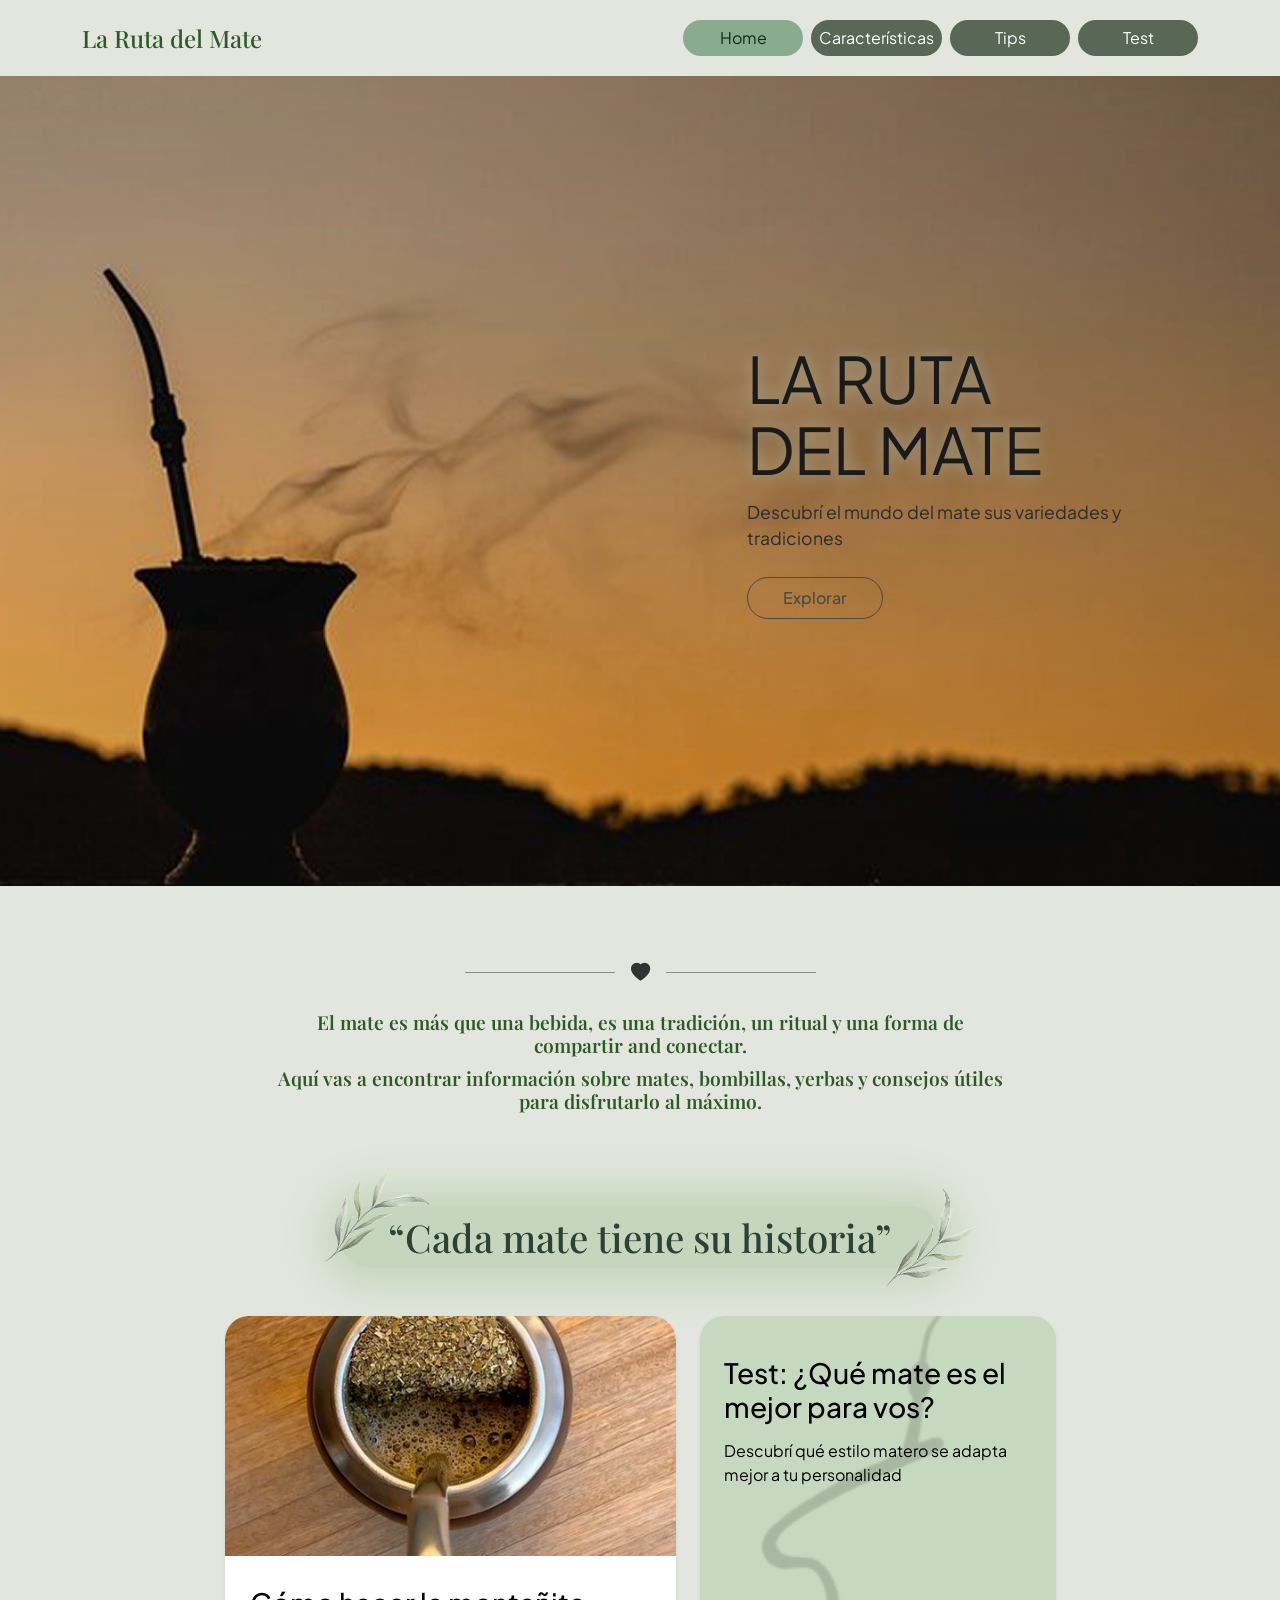
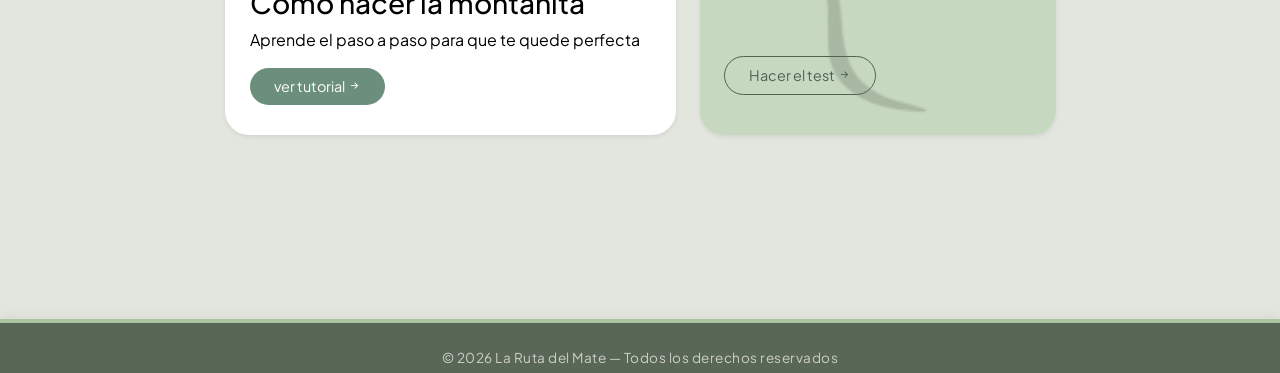
<file: index.html>
<!DOCTYPE html>
<html lang="es">
<head>
    <meta charset="UTF-8">
    <meta name="viewport" content="width=device-width, initial-scale=1.0">
    <title>La Ruta del Mate</title>
    <link href="https://cdn.jsdelivr.net/npm/bootstrap@5.3.2/dist/css/bootstrap.min.css" rel="stylesheet">
    <link rel="preconnect" href="https://fonts.googleapis.com">
    <link rel="preconnect" href="https://fonts.gstatic.com" crossorigin>
    <link href="https://fonts.googleapis.com/css2?family=Playfair+Display:ital,wght@0,400..900;1,400..900&family=Plus+Jakarta+Sans:wght@300;400;600&display=swap" rel="stylesheet">
    <link rel="stylesheet" href="https://cdn.jsdelivr.net/npm/bootstrap-icons@1.11.2/font/bootstrap-icons.css">
    <link rel="stylesheet" href="style.css">
</head>
<body>

    <nav class="navbar navbar-expand-lg custom-navbar">
        <div class="container">
            <a class="navbar-brand brand-title" href="#">La Ruta del Mate</a>
            <button class="navbar-toggler" type="text/navbar" data-bs-toggle="collapse" data-bs-target="#navbarNav">
                <span class="navbar-toggler-icon"></span>
            </button>
            <div class="collapse navbar-collapse justify-content-end" id="navbarNav">
                <ul class="navbar-nav gap-2 mt-2 mt-lg-0">
                    <li class="nav-item"><a class="nav-link active-pill" href="#">Home</a></li>
                    <li class="nav-item"><a class="nav-link custom-pill" href=caracteristicas.html>Características</a></li>
                    <li class="nav-item"><a class="nav-link custom-pill" href="tips.html">Tips</a></li>
                    <li class="nav-item"><a class="nav-link custom-pill" href="test.html">Test</a></li>
                </ul>
            </div>
        </div>
    </nav>

    <header class="hero-section d-flex align-items-center">
        <div class="container">
            <div class="row justify-content-end">
                <div class="col-md-6 col-lg-5 hero-text-box text-end text-md-start">
                    <h1 class="hero-title">La Ruta<br>del Mate</h1>
                    <p class="hero-subtitle">Descubrí el mundo del mate sus variedades y tradiciones</p>
                    <a href="#historia-mate" class="btn btn-outline-dark custom-btn-hero">Explorar</a>
                </div>
            </div>
        </div>
    </header>

    <main class="main-content py-5 text-center">
        <div class="container my-4">
            <div class="d-flex align-items-center justify-content-center gap-3 mb-4">
                <div class="line-separator"></div>
                <i class="bi bi-heart-fill custom-heart"></i>
                <div class="line-separator"></div>
            </div>
            
            <div class="row justify-content-center">
                <div class="col-md-8 intro-text">
                    <p>El mate es más que una bebida, es una tradición, un ritual y una forma de compartir and conectar.</p>
                    <p>Aquí vas a encontrar información sobre mates, bombillas, yerbas y consejos útiles para disfrutarlo al máximo.</p>
                </div>
            </div>

            <div class="row justify-content-center my-5 text-center" id="historia-mate">
                <div class="col-auto position-relative d-inline-block px-5 py-2" style="background-color: #c5d6bc; border-radius: 50px; box-shadow: 0 0 40px 20px #c5d6bc;">
                    
                    <img src="images/hojas.png" style="position: absolute; left: -35px; top: -53px; width: 179px; height: auto; transform: rotate(-10deg);" alt="hoja">
                    
                    <h2 class="quote-text" style="margin: 0; display: inline-block; font-size: 2.4rem; color: #2c4236; vertical-align: middle;">“Cada mate tiene su historia”</h2>
                    
                    <img src="images/hojab.png" style="position: absolute; right: -90px; bottom: -20px; width: 179px; height: auto; transform: scaleX(-1) rotate(809deg);" alt="hojab">
                    
                </div>
            </div>
        </div>

        <section class="container my-5 pb-5">
            <div class="row g-4 justify-content-center align-items-stretch">
                
                <div class="col-md-6 col-lg-5">
                    <div class="custom-card h-100 shadow-sm">
                        <div class="card-img-container">
                          <img src="images/mon-mate.jpg" class="img-fluid"  alt="Cómo hacer la montañita">
                        </div>
                        <div class="card-body-custom text-start">
                            <h3 class="card-title-custom">Cómo hacer la montañita</h3>
                            <p class="card-text-custom">Aprende el paso a paso para que te quede perfecta</p>
                            <a href="tips.html#tutorial-montanita" class="btn custom-btn-green">ver tutorial <i class="bi bi-arrow-right-short"></i></a>
                        </div>
                    </div>
                </div>

                <div class="col-md-6 col-lg-4">
                    <div class="custom-card-green h-100 p-4 text-start d-flex flex-column justify-content-between shadow-sm">
                        <div>
                            <h3 class="card-title-custom mt-3">Test: ¿Qué mate es el mejor para vos?</h3>
                            <p class="card-text-custom mt-3">Descubrí qué estilo matero se adapta mejor a tu personalidad</p>
                        </div>
                        <div class="mb-3">
                            <a href="test.html" class="btn custom-btn-outline-green">Hacer el test <i class="bi bi-arrow-right-short"></i></a>
                        </div>
                    </div>
                </div>

            </div>
        </section>
    </main>

    <footer class="barra-inferior-decorativa">
        <div class="container text-center">
            <p>© 2026 La Ruta del Mate — Todos los derechos reservados</p>
        </div>
    </footer>

    <script src="https://cdn.jsdelivr.net/npm/bootstrap@5.3.2/dist/js/bootstrap.bundle.min.js"></script>

</body>
</html>
</file>
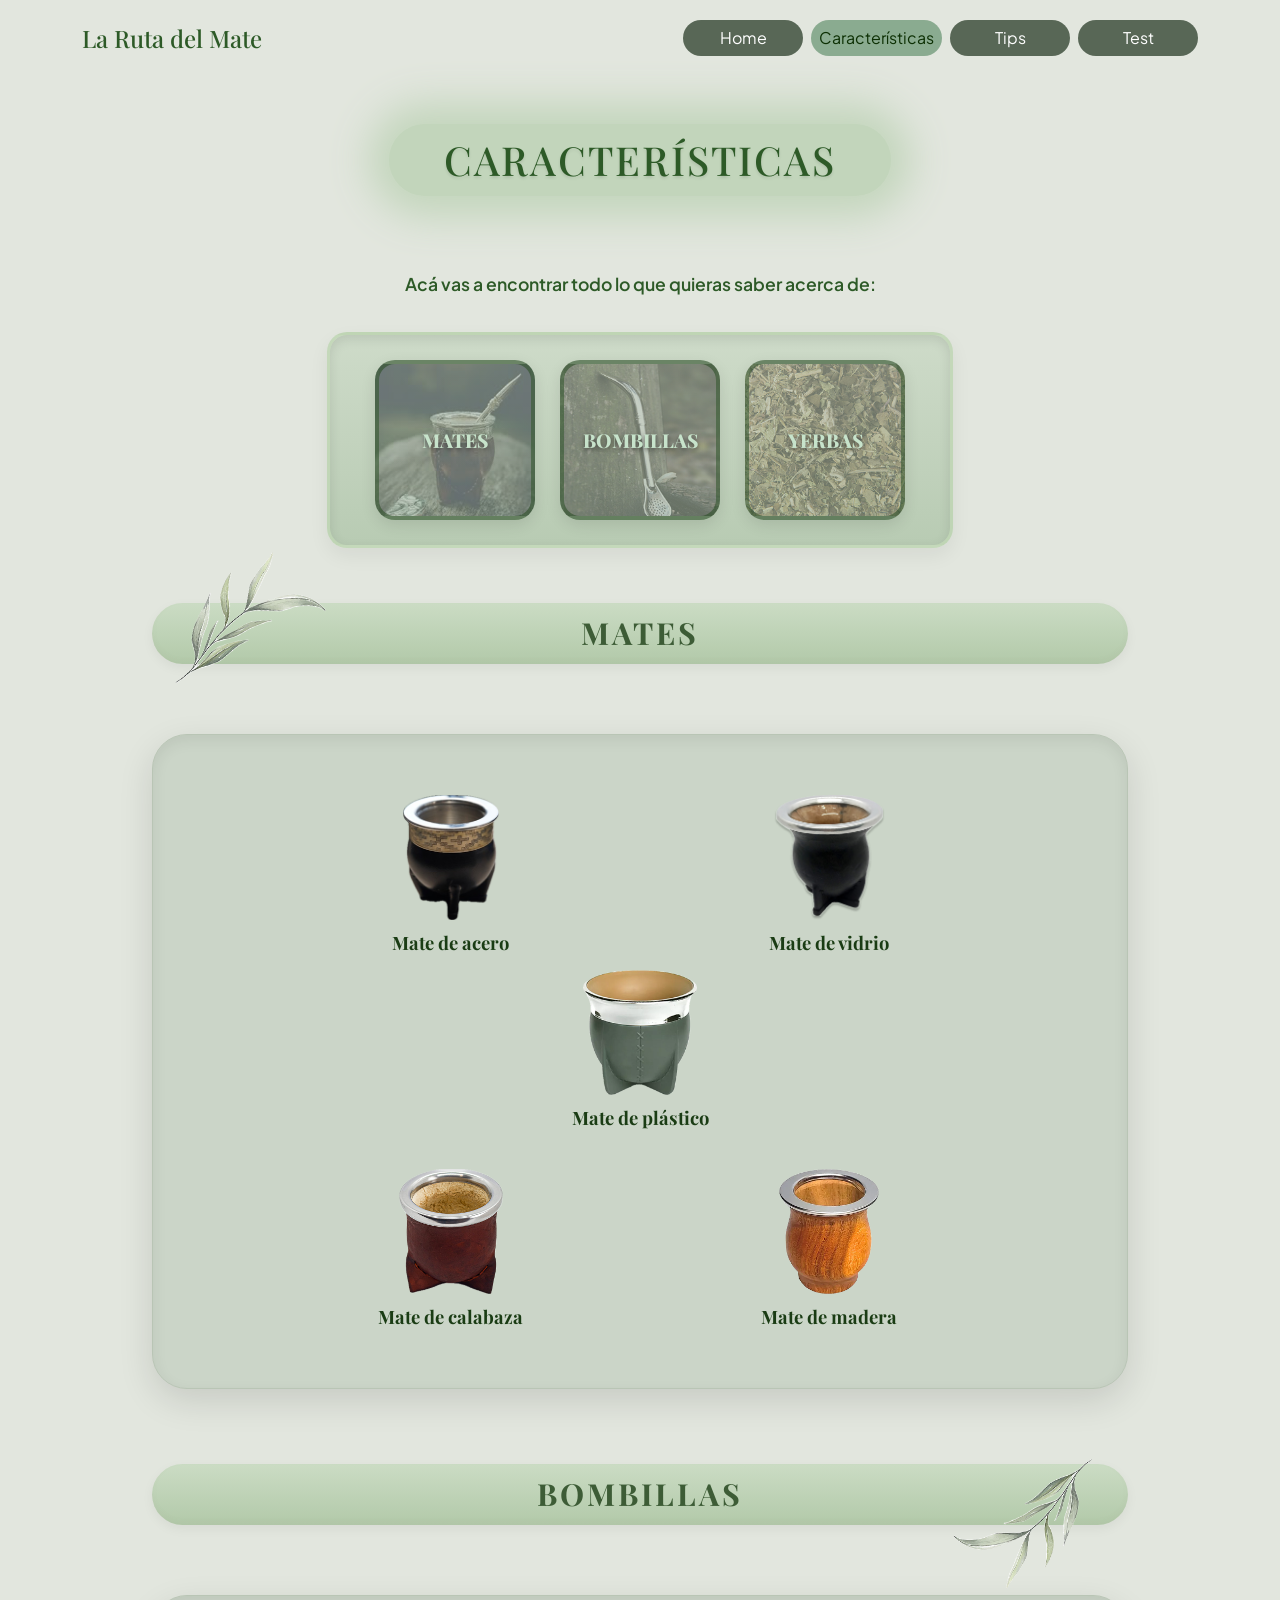
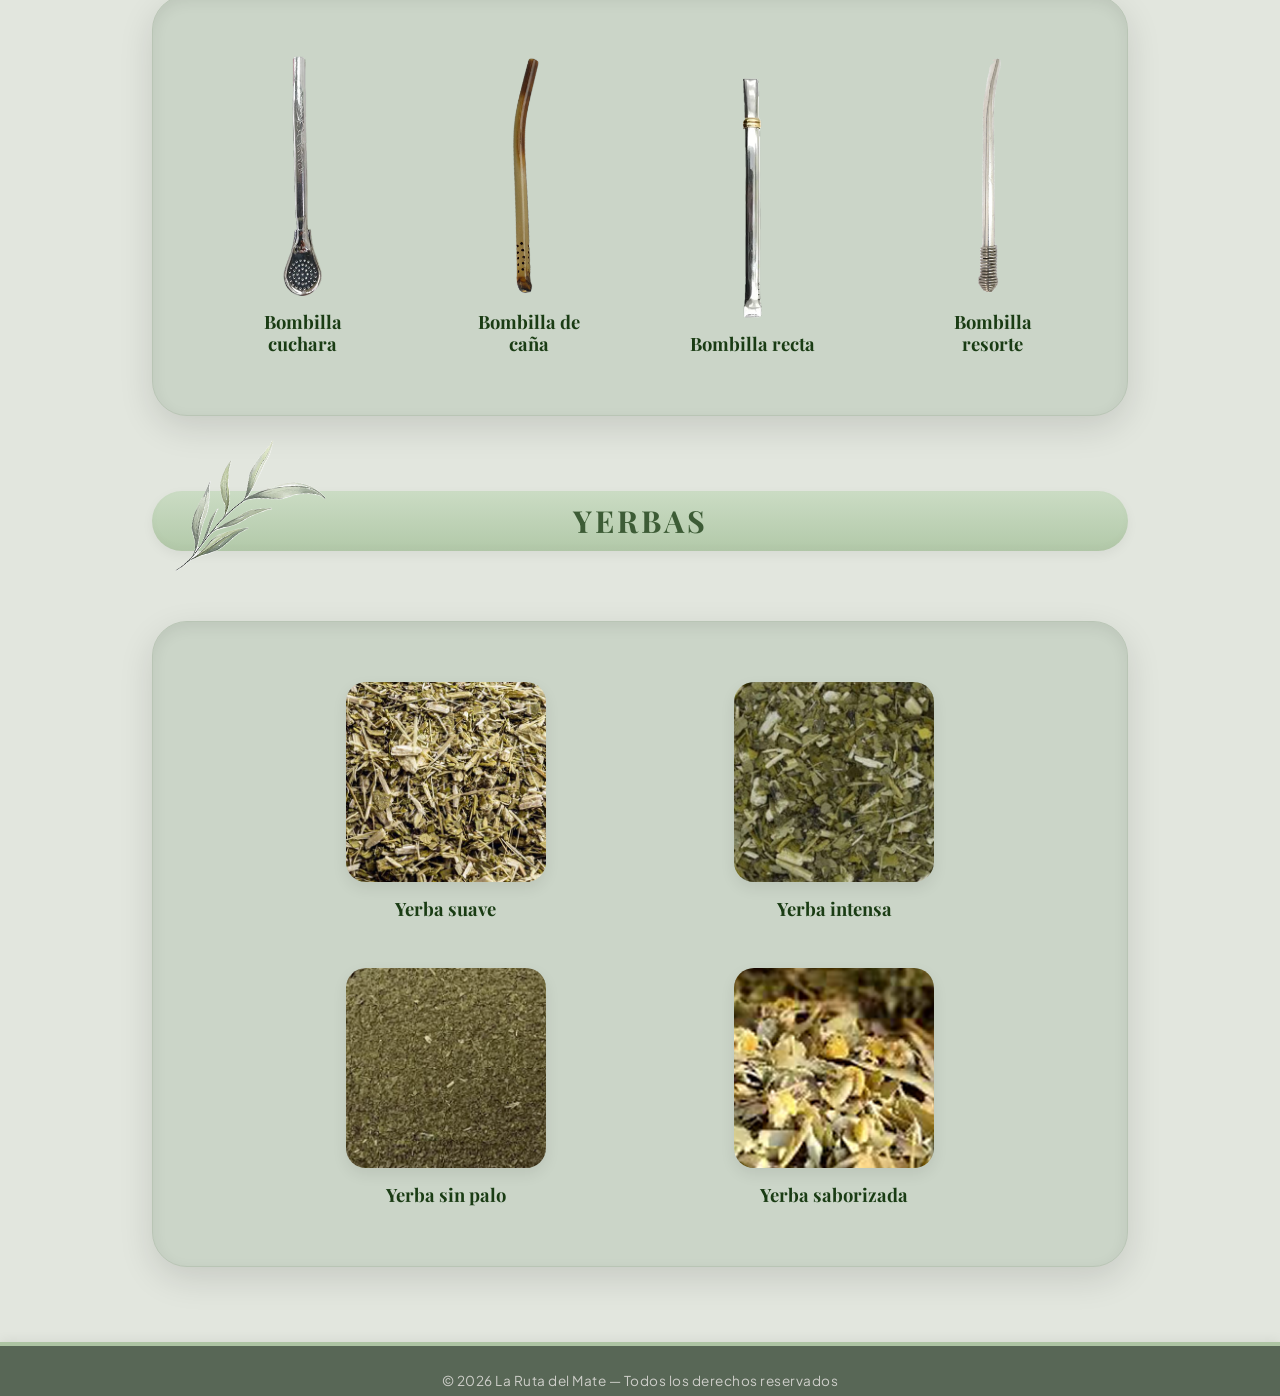
<file: caracteristicas.html>
<!DOCTYPE html>
<html lang="es">

<head>
    <meta charset="UTF-8">
    <meta name="viewport" content="width=device-width, initial-scale=1.0">
    <title>Características - La Ruta del Mate</title>
    <link href="https://cdn.jsdelivr.net/npm/bootstrap@5.3.2/dist/css/bootstrap.min.css" rel="stylesheet">
    <link rel="preconnect" href="https://fonts.googleapis.com">
    <link rel="preconnect" href="https://fonts.gstatic.com" crossorigin>
    <link
        href="https://fonts.googleapis.com/css2?family=Playfair+Display:ital,wght@0,400..900;1,400..900&family=Plus+Jakarta+Sans:ital,wght@0,200..800;1,200..800&display=swap"
        rel="stylesheet">
    <link rel="stylesheet" href="style.css">
</head>

<body>

    <nav class="navbar navbar-expand-lg custom-navbar">
        <div class="container">
            <a class="navbar-brand brand-title" href="index.html">La Ruta del Mate</a>
            <button class="navbar-toggler" type="button" data-bs-toggle="collapse" data-bs-target="#navbarNav">
                <span class="navbar-toggler-icon"></span>
            </button>
            <div class="collapse navbar-collapse justify-content-end" id="navbarNav">
                <div class="navbar-nav gap-2">
                    <a class="nav-link custom-pill" href="index.html">Home</a>
                    <a class="nav-link active-pill" href="caracteristicas.html">Características</a>
                    <a class="nav-link custom-pill" href="tips.html">Tips</a>
                    <a class="nav-link custom-pill" href="test.html">Test</a>
                </div>
            </div>
        </div>
    </nav>

    <main class="container text-center my-5 wrapper-caracteristicas">
    
    <div class="contenedor-titulo-decorado text-center">
        <h1 class="seccion-titulo-principal">CARACTERÍSTICAS</h1>
    </div>
    
    <p class="intro-text">Acá vas a encontrar todo lo que quieras saber acerca de:</p>

        <div class="nav-caja-wrapper">
            <div class="nav-caja-interna">
                <a href="#seccion-mates" class="btn-categoria-filtro btn-mates">MATES</a>
                <a href="#seccion-bombillas" class="btn-categoria-filtro btn-bombillas">BOMBILLAS</a>
                <a href="#seccion-yerbas" class="btn-categoria-filtro btn-yerbas">YERBAS</a>
            </div>
        </div>

        <section id="seccion-mates" class="bloque-seccion">

            <div class="contenedor-titulo-decorado">
                <div class="img-hoja-left">
                    <img src="images/hojas.png" class="hojitas-decorativas" alt="Hojitas">
                </div>
                <h2 class="sub-titulo-barra-degrade">MATES</h2>
            </div>


            <div class="panel-productos-grid">
                <div class="row g-4 justify-content-center">
                    <div class="col-6 col-md-5 d-flex justify-content-center">
                        <div class="tarjeta-item-producto" data-bs-toggle="modal" data-bs-target="#modal-mate-acero">
                            <div class="img-box"><img src="images/acero.png" alt="Mate de acero"></div>
                            <p class="titulo-producto-texto">Mate de acero</p>
                        </div>
                    </div>
                    <div class="col-6 col-md-5 d-flex justify-content-center">
                        <div class="tarjeta-item-producto" data-bs-toggle="modal" data-bs-target="#modal-mate-vidrio">
                            <div class="img-box"><img src="images/vidrio.png" alt="Mate de vidrio"></div>
                            <p class="titulo-producto-texto">Mate de vidrio</p>
                        </div>
                    </div>
                    <div class="col-12 d-flex justify-content-center my-3">
                        <div class="tarjeta-item-producto" data-bs-toggle="modal" data-bs-target="#modal-mate-plastico">
                            <div class="img-box"><img src="images/plastico.png" alt="Mate de plástico"></div>
                            <p class="titulo-producto-texto">Mate de plástico</p>
                        </div>
                    </div>
                    <div class="col-6 col-md-5 d-flex justify-content-center">
                        <div class="tarjeta-item-producto" data-bs-toggle="modal" data-bs-target="#modal-mate-calabaza">
                            <div class="img-box"><img src="images/calabaza.png" alt="Mate de calabaza"></div>
                            <p class="titulo-producto-texto">Mate de calabaza</p>
                        </div>
                    </div>
                    <div class="col-6 col-md-5 d-flex justify-content-center">
                        <div class="tarjeta-item-producto" data-bs-toggle="modal" data-bs-target="#modal-mate-madera">
                            <div class="img-box"><img src="images/madera.png" alt="Mate de madera"></div>
                            <p class="titulo-producto-texto">Mate de madera</p>
                        </div>
                    </div>
                </div>
            </div>
        </section>

        <section id="seccion-bombillas" class="bloque-seccion">

            <div class="contenedor-titulo-decorado">
                <div class="img-hoja-right">
                    <img src="images/hojab.png" class="hojitas-decorativas" alt="Hojitas">
                </div>
                <h2 class="sub-titulo-barra-degrade">BOMBILLAS</h2>
            </div>
            <div class="panel-productos-grid">
                <div class="row g-3 justify-content-between align-items-end">
                    <div class="col-6 col-md-3">
                        <div class="tarjeta-item-producto vertical-layout" data-bs-toggle="modal"
                            data-bs-target="#modal-bombilla-cuchara">
                            <div class="img-box-bombilla"><img src="images/cucha.png" alt="Bombilla cuchara"></div>
                            <p class="titulo-producto-texto text-center">Bombilla<br>cuchara</p>
                        </div>
                    </div>
                    <div class="col-6 col-md-3">
                        <div class="tarjeta-item-producto vertical-layout" data-bs-toggle="modal"
                            data-bs-target="#modal-bombilla-cana">
                            <div class="img-box-bombilla"><img src="images/cana.png" alt="Bombilla de caña"></div>
                            <p class="titulo-producto-texto text-center">Bombilla de<br>caña</p>
                        </div>
                    </div>
                    <div class="col-6 col-md-3">
                        <div class="tarjeta-item-producto vertical-layout" data-bs-toggle="modal"
                            data-bs-target="#modal-bombilla-recta">
                            <div class="img-box-bombilla"><img src="images/recta.png" alt="Bombilla recta"></div>
                            <p class="titulo-producto-texto text-center">Bombilla recta</p>
                        </div>
                    </div>
                    <div class="col-6 col-md-3">
                        <div class="tarjeta-item-producto vertical-layout" data-bs-toggle="modal"
                            data-bs-target="#modal-bombilla-resorte">
                            <div class="img-box-bombilla"><img src="images/resorte.png" alt="Bombilla resorte"></div>
                            <p class="titulo-producto-texto text-center">Bombilla<br>resorte</p>
                        </div>
                    </div>
                </div>
            </div>
        </section>

        <section id="seccion-yerbas" class="bloque-seccion">

            <div class="contenedor-titulo-decorado">
                <div class="img-hoja-left">
                    <img src="images/hojas.png" class="hojitas-decorativas" alt="Hojitas">
                </div>
                <h2 class="sub-titulo-barra-degrade">YERBAS</h2>
            </div>

            <div class="panel-productos-grid">
                <div class="row g-5 justify-content-center">
                    <div class="col-6 col-md-5 d-flex justify-content-center">
                        <div class="tarjeta-item-producto square-layout" data-bs-toggle="modal"
                            data-bs-target="#modal-yerba-suave">
                            <div class="img-box-square"><img src="images/suave.png" alt="Yerba suave"></div>
                            <p class="titulo-producto-texto mt-3">Yerba suave</p>
                        </div>
                    </div>
                    <div class="col-6 col-md-5 d-flex justify-content-center">
                        <div class="tarjeta-item-producto square-layout" data-bs-toggle="modal"
                            data-bs-target="#modal-yerba-intensa">
                            <div class="img-box-square"><img src="images/intensa.png" alt="Yerba intensa"></div>
                            <p class="titulo-producto-texto mt-3">Yerba intensa</p>
                        </div>
                    </div>
                    <div class="col-6 col-md-5 d-flex justify-content-center">
                        <div class="tarjeta-item-producto square-layout" data-bs-toggle="modal"
                            data-bs-target="#modal-yerba-sin-palo">
                            <div class="img-box-square"><img src="images/sinpalo.png" alt="Yerba sin palo"></div>
                            <p class="titulo-producto-texto mt-3">Yerba sin palo</p>
                        </div>
                    </div>
                    <div class="col-6 col-md-5 d-flex justify-content-center">
                        <div class="tarjeta-item-producto square-layout" data-bs-toggle="modal"
                            data-bs-target="#modal-yerba-saborizada">
                            <div class="img-box-square"><img src="images/saborizada.png" alt="Yerba saborizada"></div>
                            <p class="titulo-producto-texto mt-3">Yerba saborizada</p>
                        </div>
                    </div>
                </div>
            </div>
        </section>
    </main>

   <footer class="barra-inferior-decorativa">
    <div class="container text-center">
        <p>© 2026 La Ruta del Mate — Todos los derechos reservados</p>
    </div>
</footer>


    <div class="modal fade" id="modal-mate-acero" tabindex="-1" aria-hidden="true">
        <div class="modal-dialog modal-dialog-centered">
            <div class="modal-content modal-custom-bg">
                <button type="button" class="btn-close-custom" data-bs-dismiss="modal">✕</button>
                <h2 class="modal-custom-title">Mate de acero</h2>
                <div class="modal-inner-box">
                    <h3 class="modal-section-title">Características</h3>
                    <ul>
                        <li>Mantiene muy bien la temperatura</li>
                        <li>Resistente y duradero</li>
                        <li>Fácil de limpiar</li>
                    </ul>
                </div>
                <div class="modal-inner-box">
                    <h3 class="modal-section-title">Recomendado para</h3>
                    <p class="m-0">Personas que buscan practicidad y un mate resistente para el uso diario o viajes.</p>
                </div>
                <div class="modal-inner-box">
                    <h3 class="modal-section-title">Cuidados</h3>
                    <p class="m-0">Lavar y secar correctamente después de cada uso.</p>
                </div>
            </div>
        </div>
    </div>

    <div class="modal fade" id="modal-mate-vidrio" tabindex="-1" aria-hidden="true">
        <div class="modal-dialog modal-dialog-centered">
            <div class="modal-content modal-custom-bg">
                <button type="button" class="btn-close-custom" data-bs-dismiss="modal">✕</button>
                <h2 class="modal-custom-title">Mate de vidrio</h2>
                <div class="modal-inner-box">
                    <h3 class="modal-section-title">Características</h3>
                    <ul>
                        <li>No altera el sabor de la yerba</li>
                        <li>Fácil de higienizar</li>
                        <li>Diseño moderno y minimalista</li>
                    </ul>
                </div>
                <div class="modal-inner-box">
                    <h3 class="modal-section-title">Recomendado para</h3>
                    <p class="m-0">Quienes prefieren una experiencia más limpia y sentir el sabor puro de la infusión.
                    </p>
                </div>
                <div class="modal-inner-box">
                    <h3 class="modal-section-title">Cuidados</h3>
                    <p class="m-0">Evitar golpes fuertes para prevenir fisuras o roturas.</p>
                </div>
            </div>
        </div>
    </div>

    <div class="modal fade" id="modal-mate-plastico" tabindex="-1" aria-hidden="true">
        <div class="modal-dialog modal-dialog-centered">
            <div class="modal-content modal-custom-bg">
                <button type="button" class="btn-close-custom" data-bs-dismiss="modal">✕</button>
                <h2 class="modal-custom-title">Mate de plástico</h2>
                <div class="modal-inner-box">
                    <h3 class="modal-section-title">Características</h3>
                    <ul>
                        <li>Liviano y cómodo</li>
                        <li>Económico y resistente</li>
                        <li>Disponible en muchos diseños y colores</li>
                    </ul>
                </div>
                <div class="modal-inner-box">
                    <h3 class="modal-section-title">Recomendado para</h3>
                    <p class="m-0">Personas que quieren un mate práctico, económico y fácil de transportar a cualquier
                        lado.</p>
                </div>
                <div class="modal-inner-box">
                    <h3 class="modal-section-title">Cuidados</h3>
                    <p class="m-0">No exponer de manera directa a temperaturas excesivamente altas.</p>
                </div>
            </div>
        </div>
    </div>

    <div class="modal fade" id="modal-mate-calabaza" tabindex="-1" aria-hidden="true">
        <div class="modal-dialog modal-dialog-centered">
            <div class="modal-content modal-custom-bg">
                <button type="button" class="btn-close-custom" data-bs-dismiss="modal">✕</button>
                <h2 class="modal-custom-title">Mate de calabaza</h2>
                <div class="modal-inner-box">
                    <h3 class="modal-section-title">Características</h3>
                    <ul>
                        <li>Es el mate más tradicional de todos</li>
                        <li>Potencia el sabor de la yerba</li>
                        <li>Mantiene perfectamente la temperatura</li>
                    </ul>
                </div>
                <div class="modal-inner-box">
                    <h3 class="modal-section-title">Recomendado para</h3>
                    <p class="m-0">Personas que buscan una experiencia completamente auténtica, tradicional y con
                        mística ritual.</p>
                </div>
                <div class="modal-inner-box">
                    <h3 class="modal-section-title">Cuidados</h3>
                    <p class="m-0">Necesita ser curado rigurosamente antes del primer uso y un secado adecuado luego de
                        usarlo.</p>
                </div>
            </div>
        </div>
    </div>

    <div class="modal fade" id="modal-mate-madera" tabindex="-1" aria-hidden="true">
        <div class="modal-dialog modal-dialog-centered">
            <div class="modal-content modal-custom-bg">
                <button type="button" class="btn-close-custom" data-bs-dismiss="modal">✕</button>
                <h2 class="modal-custom-title">Mate de madera</h2>
                <div class="modal-inner-box">
                    <h3 class="modal-section-title">Características</h3>
                    <ul>
                        <li>Transmite calidez orgánica al tacto</li>
                        <li>Apariencia artesanal, única y natural</li>
                        <li>Estilo puramente tradicional</li>
                    </ul>
                </div>
                <div class="modal-inner-box">
                    <h3 class="modal-section-title">Recomendado para</h3>
                    <p class="m-0">Quienes disfrutan de una estética rústica, clásica y aprecian los aromas que la
                        madera aporta.</p>
                </div>
                <div class="modal-inner-box">
                    <h3 class="modal-section-title">Cuidados</h3>
                    <p class="m-0">Secar correctamente boca arriba y evitar dejarlo húmedo por mucho tiempo para que no
                        junte hongos.</p>
                </div>
            </div>
        </div>
    </div>

    <div class="modal fade" id="modal-bombilla-cuchara" tabindex="-1" aria-hidden="true">
        <div class="modal-dialog modal-dialog-centered">
            <div class="modal-content modal-custom-bg">
                <button type="button" class="btn-close-custom" data-bs-dismiss="modal">✕</button>
                <h2 class="modal-custom-title">Bombilla cuchara</h2>
                <div class="modal-inner-box">
                    <h3 class="modal-section-title">Características</h3>
                    <ul>
                        <li>Tiene un filtro plano, ancho y perforado</li>
                        <li>Es una de las tipologías más tradicionales</li>
                        <li>Fácil de usar para vaciar el mate y limpiar</li>
                    </ul>
                </div>
                <div class="modal-inner-box">
                    <h3 class="modal-section-title">Recomendado para</h3>
                    <p class="m-0">Personas que buscan una bombilla clásica, altamente eficaz y muy cómoda para el
                        armado diario.</p>
                </div>
                <div class="modal-inner-box">
                    <h3 class="modal-section-title">Cuidados</h3>
                    <p class="m-0">Lavar minuciosamente el filtro para evitar que los pequeños orificios se tapen con
                        polvillo.</p>
                </div>
            </div>
        </div>
    </div>

    <div class="modal fade" id="modal-bombilla-cana" tabindex="-1" aria-hidden="true">
        <div class="modal-dialog modal-dialog-centered">
            <div class="modal-content modal-custom-bg">
                <button type="button" class="btn-close-custom" data-bs-dismiss="modal">✕</button>
                <h2 class="modal-custom-title">Bombilla de caña</h2>
                <div class="modal-inner-box">
                    <h3 class="modal-section-title">Características</h3>
                    <ul>
                        <li>Fabricada íntegramente con materiales naturales</li>
                        <li>Estilo 100% artesanal, nativo y rústico</li>
                        <li>Extremadamente liviana y no transmite calor a los labios</li>
                    </ul>
                </div>
                <div class="modal-inner-box">
                    <h3 class="modal-section-title">Recomendado para</h3>
                    <p class="m-0">Quienes prefieren una experiencia ecológica, natural, campestre y una estética
                        orgánica única.</p>
                </div>
                <div class="modal-inner-box">
                    <h3 class="modal-section-title">Cuidados</h3>
                    <p class="m-0">Secarla perfectamente en un ambiente ventilado después de usarla para neutralizar la
                        humedad residual.</p>
                </div>
            </div>
        </div>
    </div>

    <div class="modal fade" id="modal-bombilla-recta" tabindex="-1" aria-hidden="true">
        <div class="modal-dialog modal-dialog-centered">
            <div class="modal-content modal-custom-bg">
                <button type="button" class="btn-close-custom" data-bs-dismiss="modal">✕</button>
                <h2 class="modal-custom-title">Bombilla recta</h2>
                <div class="modal-inner-box">
                    <h3 class="modal-section-title">Características</h3>
                    <ul>
                        <li>Diseño lineal, simple y moderno</li>
                        <li>Estructura muy cómoda para transportar y guardar</li>
                        <li>Fácil de manipular y acomodar en mates pequeños</li>
                    </ul>
                </div>
                <div class="modal-inner-box">
                    <h3 class="modal-section-title">Recomendado para</h3>
                    <p class="m-0">Personas que buscan máxima practicidad mecánica, flujo continuo y un diseño
                        minimalista limpio.</p>
                </div>
                <div class="modal-inner-box">
                    <h3 class="modal-section-title">Cuidados</h3>
                    <p class="m-0">Limpiar el conducto interior frecuentemente con escobilla para mantener un óptimo
                        funcionamiento.</p>
                </div>
            </div>
        </div>
    </div>

    <div class="modal fade" id="modal-bombilla-resorte" tabindex="-1" aria-hidden="true">
        <div class="modal-dialog modal-dialog-centered">
            <div class="modal-content modal-custom-bg">
                <button type="button" class="btn-close-custom" data-bs-dismiss="modal">✕</button>
                <h2 class="modal-custom-title">Bombilla resorte</h2>
                <div class="modal-inner-box">
                    <h3 class="modal-section-title">Características</h3>
                    <ul>
                        <li>Cuenta con un filtro helicoidal de resorte metálico</li>
                        <li>Sistema totalmente removible y lavable</li>
                        <li>Ideal para evitar por completo el paso de hojas grandes</li>
                    </ul>
                </div>
                <div class="modal-inner-box">
                    <h3 class="modal-section-title">Recomendado para</h3>
                    <p class="m-0">Quienes priorizan un mate fluido sin obstrucciones and necesitan un accesorio rápido de
                        higienizar.</p>
                </div>
                <div class="modal-inner-box">
                    <h3 class="modal-section-title">Cuidados</h3>
                    <p class="m-0">Desarmar el resorte extensible y lavarlo con agua corriente con regularidad para
                        evitar depósitos.</p>
                </div>
            </div>
        </div>
    </div>

    <div class="modal fade" id="modal-yerba-suave" tabindex="-1" aria-hidden="true">
        <div class="modal-dialog modal-dialog-centered">
            <div class="modal-content modal-custom-bg">
                <button type="button" class="btn-close-custom" data-bs-dismiss="modal">✕</button>
                <h2 class="modal-custom-title">Yerba suave</h2>
                <div class="modal-inner-box">
                    <h3 class="modal-section-title">Características</h3>
                    <ul>
                        <li>Posee un perfil de sabor más ligero y súper equilibrado</li>
                        <li>Menor grado de intensidad química y amargor punzante</li>
                        <li>Excelente aliada para mates duraderos y fluidos</li>
                    </ul>
                </div>
                <div class="modal-inner-box">
                    <h3 class="modal-section-title">Recomendado para</h3>
                    <p class="m-0">Personas que recién se introducen al mundo matero o quienes sufren de acidez con
                        marcas fuertes.</p>
                </div>
                <div class="modal-inner-box">
                    <h3 class="modal-section-title">Algunas marcas</h3>
                    <div class="marcas-grid d-flex align-items-center gap-5 mt-2">
                        <img src="images/marca-playadito.png" alt="Playadito" title="Playadito">
                        <img src="images/marca-union.png" alt="Unión" title="Unión">
                        <img src="images/marca-amanda.png" alt="Taragüí Suave" title="Taragüí Suave">
                    </div>
                </div>
            </div>
        </div>
    </div>

    <div class="modal fade" id="modal-yerba-intensa" tabindex="-1" aria-hidden="true">
        <div class="modal-dialog modal-dialog-centered">
            <div class="modal-content modal-custom-bg">
                <button type="button" class="btn-close-custom" data-bs-dismiss="modal">✕</button>
                <h2 class="modal-custom-title">Yerba intensa</h2>
                <div class="modal-inner-box">
                    <h3 class="modal-section-title">Características</h3>
                    <ul>
                        <li>Sabor marcadamente fuerte, robusto y amargo tradicional</li>
                        <li>Mayor concentración de molienda y gran durabilidad de lavado</li>
                        <li>Mucha personalidad corpórea en cada cebada</li>
                    </ul>
                </div>
                <div class="modal-inner-box">
                    <h3 class="modal-section-title">Recomendado para</h3>
                    <p class="m-0">Materos experimentados que disfrutan de un mate con mucho carácter, retrogusto firme
                        y cuerpo pesado.</p>
                </div>
                <div class="modal-inner-box">
                    <h3 class="modal-section-title">Algunas marcas</h3>
                    <div class="marcas-grid d-flex align-items-center gap-5  mt-2">
                        <img src="images/marca-pampa.png" alt="Rosamonte" title="Rosamonte">
                        <img src="images/marca-origen.png" alt="Taragüí" title="Taragüí">
                        <img src="images/marca-lamerced.png" alt="Amanda" title="Amanda">
                    </div>
                </div>
            </div>
        </div>
    </div>

    <div class="modal fade" id="modal-yerba-sin-palo" tabindex="-1" aria-hidden="true">
        <div class="modal-dialog modal-dialog-centered">
            <div class="modal-content modal-custom-bg">
                <button type="button" class="btn-close-custom" data-bs-dismiss="modal">✕</button>
                <h2 class="modal-custom-title">Yerba sin palo</h2>
                <div class="modal-inner-box">
                    <h3 class="modal-section-title">Características</h3>
                    <ul>
                        <li>Compuesta casi al 100% por hojas puras trituradas (molienda tipo uruguaya)</li>
                        <li>Sabor sumamente concentrado, denso, parejo y maduro</li>
                        <li>Rinde muchísimos litros de agua sin perder sus propiedades</li>
                    </ul>
                </div>
                <div class="modal-inner-box">
                    <h3 class="modal-section-title">Recomendado para</h3>
                    <p class="m-0">Personas que prefieren una experiencia rústica, fuerte, duradera y una molienda fina
                        sin residuos leñosos.</p>
                </div>
                <div class="modal-inner-box">
                    <h3 class="modal-section-title">Algunas marcas</h3>
                    <div class="marcas-grid d-flex align-items-center gap-5 mt-2">
                        <img src="images/marca-canarias.png" alt="Canarias" title="Canarias">
                        <img src="images/marca-baldo.png" alt="Baldo" title="Baldo">
                        <img src="images/marca-sara.png" alt="Sara" title="Sara">
                    </div>
                </div>
            </div>
        </div>
    </div>

    <div class="modal fade" id="modal-yerba-saborizada" tabindex="-1" aria-hidden="true">
        <div class="modal-dialog modal-dialog-centered">
            <div class="modal-content modal-custom-bg">
                <button type="button" class="btn-close-custom" data-bs-dismiss="modal">✕</button>
                <h2 class="modal-custom-title">Yerba saborizada</h2>
                <div class="modal-inner-box">
                    <h3 class="modal-section-title">Características</h3>
                    <ul>
                        <li>Combina equilibradamente hierbas medicinales, esencias frutales o cítricas</li>
                        <li>Rompe completamente con el amargor clásico lineal de la yerba pura</li>
                        <li>Otorga una refreshing sensación aromática dulce o frutal</li>
                    </ul>
                </div>
                <div class="modal-inner-box">
                    <h3 class="modal-section-title">Recomendado para</h3>
                    <p class="m-0">Quienes buscan refrescar las jornadas estivales, tomar tereré o explorar mezclas
                        gourmet aromáticas.</p>
                </div>
                <div class="modal-inner-box">
                    <h3 class="modal-section-title">Algunas marcas</h3>
                    <div class="marcas-grid d-flex align-items-center gap-5  mt-2">
                        <img src="images/marca-cbse.png" alt="CBSé" title="CBSé">
                        <img src="images/marca-buenasysantas.png" alt="Cachamate" title="Cachamate">
                        <img src="images/marca-cruzdemalta.png" alt="Verdeflor" title="Verdeflor">
                    </div>
                </div>
            </div>
        </div>
    </div>

    <script src="https://cdn.jsdelivr.net/npm/bootstrap@5.3.2/dist/js/bootstrap.bundle.min.js"></script>
</body>

</html>
</file>
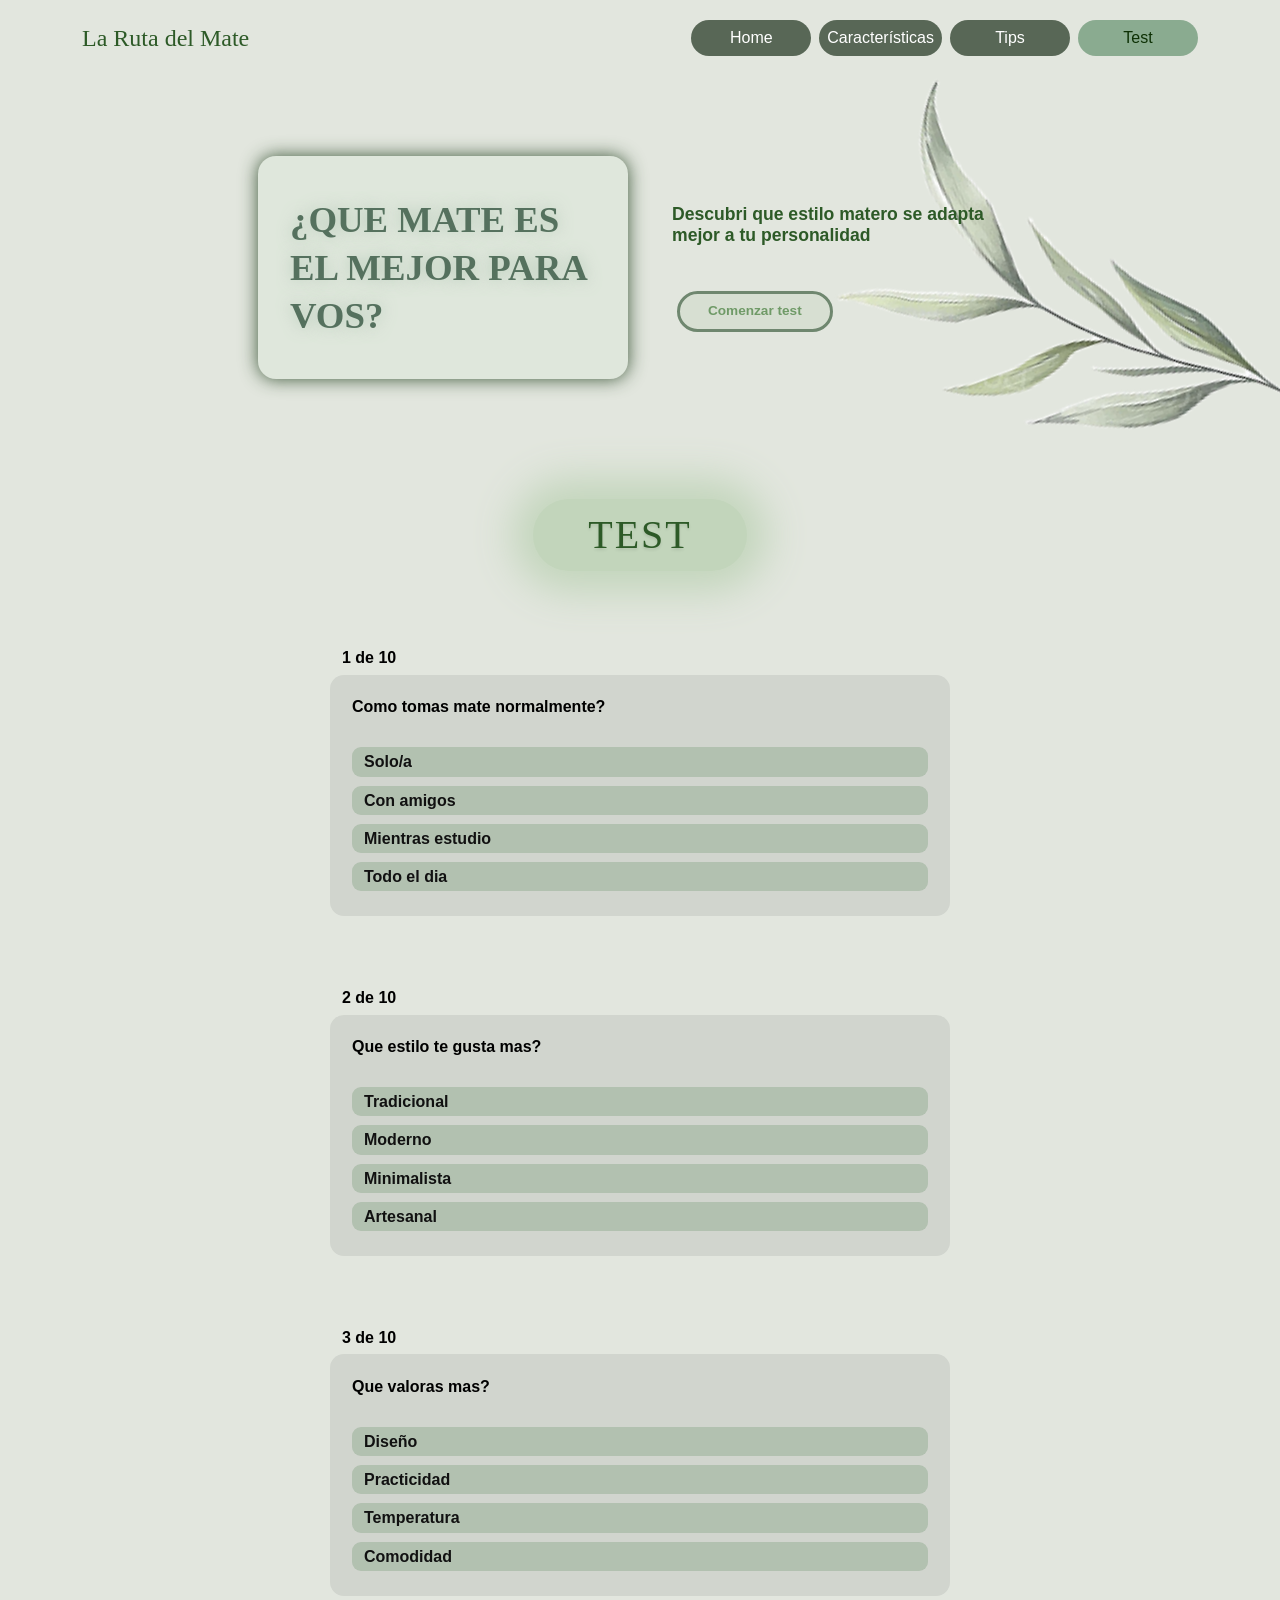
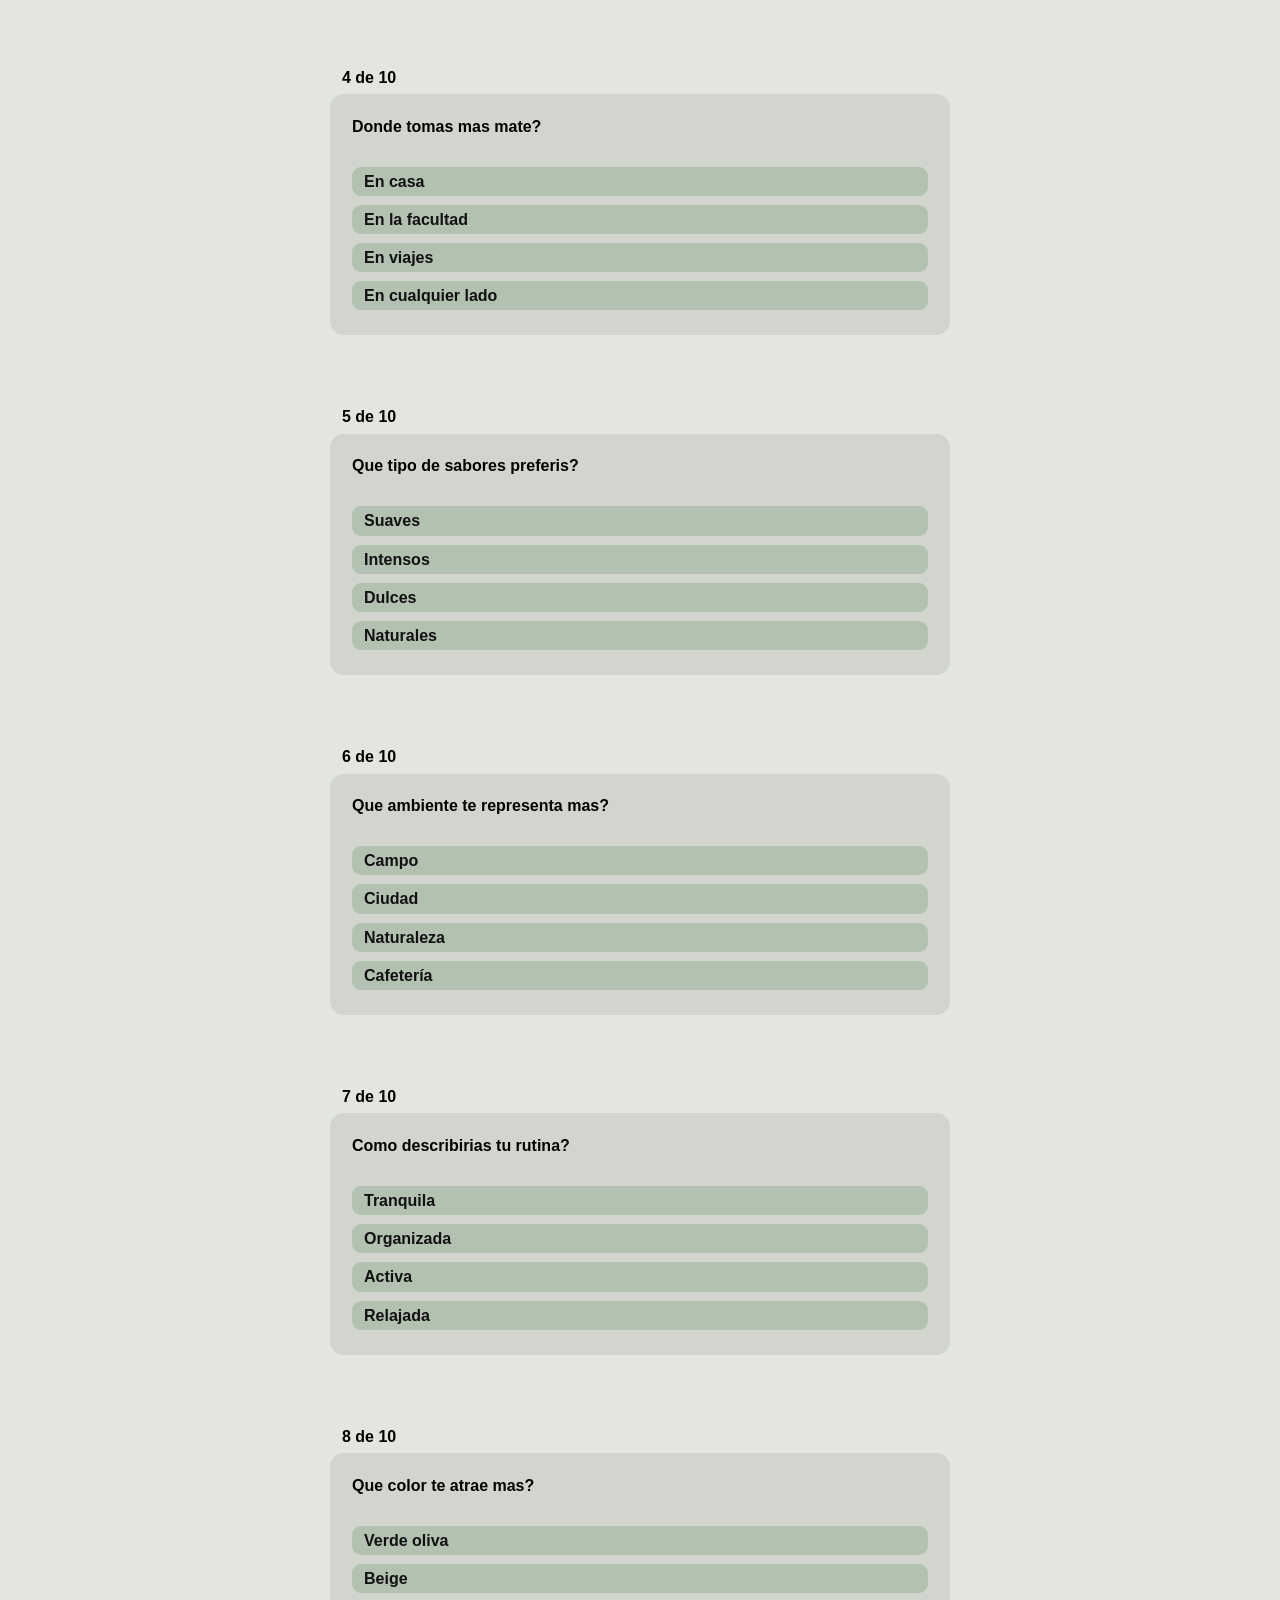
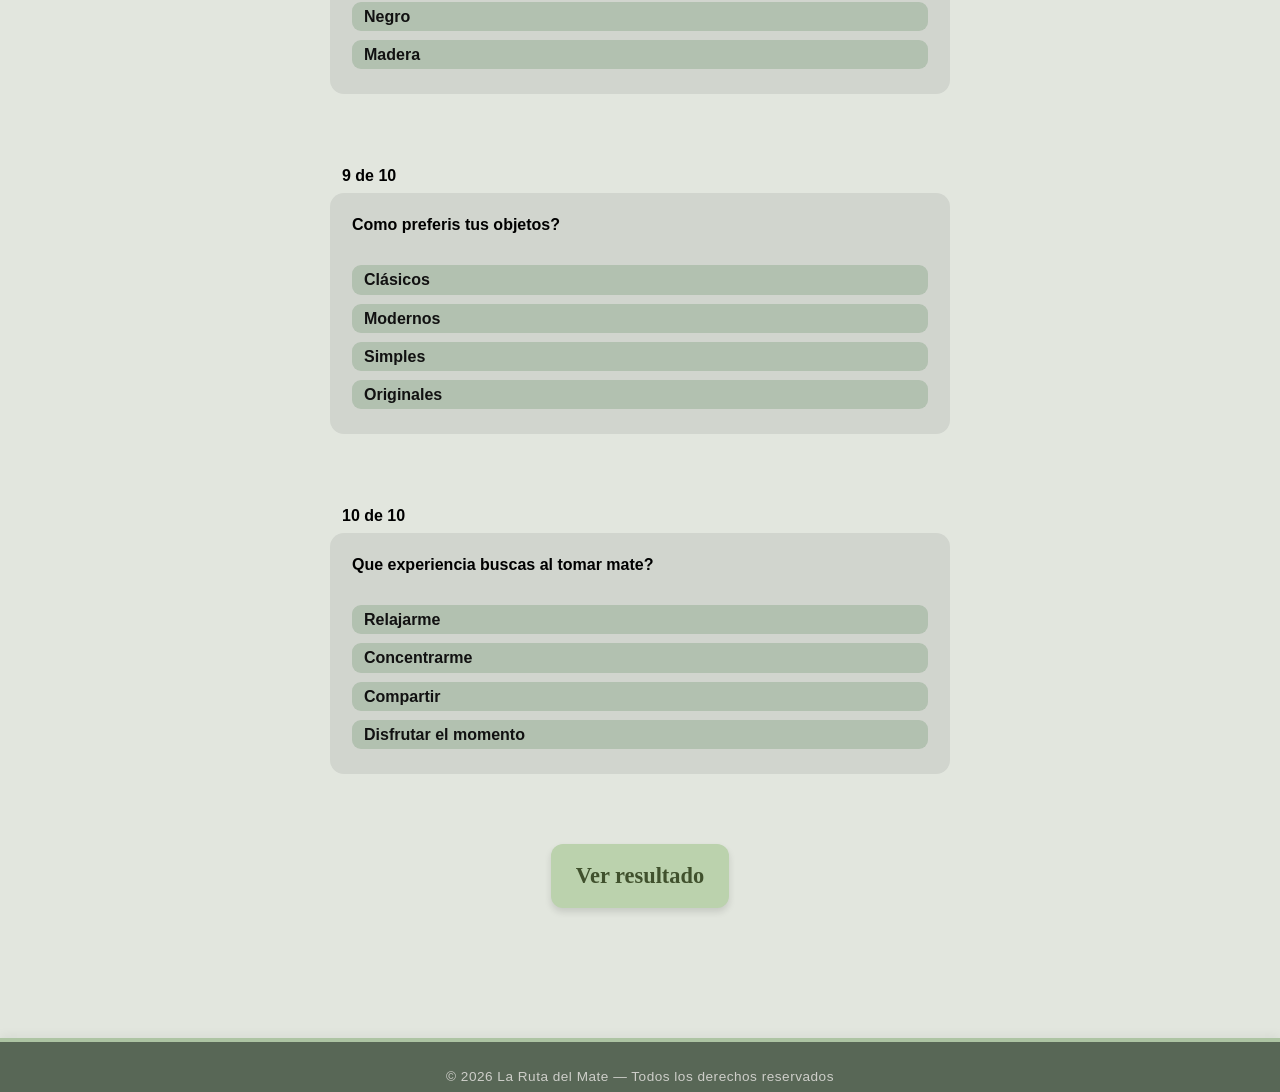
<file: test.html>
<!DOCTYPE html>
<html lang="es">
<head>
    <meta charset="UTF-8">
    <meta name="viewport" content="width=device-width, initial-scale=1.0">
    <title>La Ruta del Mate - Test</title>
    <link href="https://cdn.jsdelivr.net/npm/bootstrap@5.3.2/dist/css/bootstrap.min.css" rel="stylesheet">
    <link rel="preconnect" href="https://fonts.googleapis.com">
    <link rel="preconnect" href="https://fonts.gstatic.com" crossorigin>
    <link href="https://fonts.googleapis.com/css2?family=Hahmlet:wght@300;400;500;600;700;800&display=swap" rel="stylesheet">
    <link rel="stylesheet" href="style.css">
</head>
<body>

     <nav class="navbar navbar-expand-lg custom-navbar">
        <div class="container">
            <a class="navbar-brand brand-title" href="index.html">La Ruta del Mate</a>
            <button class="navbar-toggler" type="button" data-bs-toggle="collapse" data-bs-target="#navbarNav">
                <span class="navbar-toggler-icon"></span>
            </button>
            <div class="collapse navbar-collapse justify-content-end" id="navbarNav">
                <div class="navbar-nav gap-2">
                    <a class="nav-link custom-pill" href="index.html">Home</a>
                    <a class="nav-link custom-pill" href="caracteristicas.html">Características</a>
                    <a class="nav-link custom-pill" href="tips.html">Tips</a>
                    <a class="nav-link active-pill" href="test.html">Test</a>
                </div>
            </div>
        </div>
    </nav>

    <header class="test-hero">
        <div class="container">
            <div class="test-hero-scene">
                <img class="test-hero-leaves" src="images/hojab.png" alt="">
                <div class="row align-items-center justify-content-center gx-7 gy-3">
                    <div class="col-md-auto">
                        <div class="test-hero-title-box">
                            <h1>¿Que mate es<br>el mejor para<br>vos?</h1>
                        </div>
                    </div>
                    <div class="col-md-auto">
                        <div class="test-hero-text">
                            <p>Descubri que estilo matero se adapta mejor a tu personalidad</p>
                            <a class="btn test-btn-start" href="#test">Comenzar test</a>
                        </div>
                    </div>
                </div>
            </div>
        </div>
    </header>

    <main class="test-main">
        <section class="container" id="test">
            
            <div class="contenedor-titulo-decorado text-center">
                <h1 class="seccion-titulo-principal">TEST</h1>
            </div>

            <form class="test-form" action="#" method="post" novalidate>
                
                <div class="test-question">
                    <p class="test-progress">1 de 10</p>
                    <fieldset class="test-card">
                        <legend class="test-question-title">Como tomas mate normalmente?</legend>
                        <div class="test-option">
                            <input class="test-radio" type="radio" id="pregunta1-solo" name="pregunta1" value="solo">
                            <label class="test-label" for="pregunta1-solo">Solo/a</label>
                        </div>
                        <div class="test-option">
                            <input class="test-radio" type="radio" id="pregunta1-amigos" name="pregunta1" value="con-amigos">
                            <label class="test-label" for="pregunta1-amigos">Con amigos</label>
                        </div>
                        <div class="test-option">
                            <input class="test-radio" type="radio" id="pregunta1-estudio" name="pregunta1" value="mientras-estudio">
                            <label class="test-label" for="pregunta1-estudio">Mientras estudio</label>
                        </div>
                        <div class="test-option">
                            <input class="test-radio" type="radio" id="pregunta1-todo-el-dia" name="pregunta1" value="todo-el-dia">
                            <label class="test-label" for="pregunta1-todo-el-dia">Todo el dia</label>
                        </div>
                    </fieldset>
                </div>

                <div class="test-question">
                    <p class="test-progress">2 de 10</p>
                    <fieldset class="test-card">
                        <legend class="test-question-title">Que estilo te gusta mas?</legend>
                        <div class="test-option">
                            <input class="test-radio" type="radio" id="pregunta2-tradicional" name="pregunta2" value="tradicional">
                            <label class="test-label" for="pregunta2-tradicional">Tradicional</label>
                        </div>
                        <div class="test-option">
                            <input class="test-radio" type="radio" id="pregunta2-moderno" name="pregunta2" value="moderno">
                            <label class="test-label" for="pregunta2-moderno">Moderno</label>
                        </div>
                        <div class="test-option">
                            <input class="test-radio" type="radio" id="pregunta2-minimalista" name="pregunta2" value="minimalista">
                            <label class="test-label" for="pregunta2-minimalista">Minimalista</label>
                        </div>
                        <div class="test-option">
                            <input class="test-radio" type="radio" id="pregunta2-artesanal" name="pregunta2" value="artesanal">
                            <label class="test-label" for="pregunta2-artesanal">Artesanal</label>
                        </div>
                    </fieldset>
                </div>

                <div class="test-question">
                    <p class="test-progress">3 de 10</p>
                    <fieldset class="test-card">
                        <legend class="test-question-title">Que valoras mas?</legend>
                        <div class="test-option">
                            <input class="test-radio" type="radio" id="pregunta3-diseno" name="pregunta3" value="diseno">
                            <label class="test-label" for="pregunta3-diseno">Diseño</label>
                        </div>
                        <div class="test-option">
                            <input class="test-radio" type="radio" id="pregunta3-practicidad" name="pregunta3" value="practicidad">
                            <label class="test-label" for="pregunta3-practicidad">Practicidad</label>
                        </div>
                        <div class="test-option">
                            <input class="test-radio" type="radio" id="pregunta3-temperatura" name="pregunta3" value="temperatura">
                            <label class="test-label" for="pregunta3-temperatura">Temperatura</label>
                        </div>
                        <div class="test-option">
                            <input class="test-radio" type="radio" id="pregunta3-comodidad" name="pregunta3" value="comodidad">
                            <label class="test-label" for="pregunta3-comodidad">Comodidad</label>
                        </div>
                    </fieldset>
                </div>

                <div class="test-question">
                    <p class="test-progress">4 de 10</p>
                    <fieldset class="test-card">
                        <legend class="test-question-title">Donde tomas mas mate?</legend>
                        <div class="test-option">
                            <input class="test-radio" type="radio" id="pregunta4-casa" name="pregunta4" value="en-casa">
                            <label class="test-label" for="pregunta4-casa">En casa</label>
                        </div>
                        <div class="test-option">
                            <input class="test-radio" type="radio" id="pregunta4-facultad" name="pregunta4" value="en-la-facultad">
                            <label class="test-label" for="pregunta4-facultad">En la facultad</label>
                        </div>
                        <div class="test-option">
                            <input class="test-radio" type="radio" id="pregunta4-viajes" name="pregunta4" value="en-viajes">
                            <label class="test-label" for="pregunta4-viajes">En viajes</label>
                        </div>
                        <div class="test-option">
                            <input class="test-radio" type="radio" id="pregunta4-cualquier-lado" name="pregunta4" value="en-cualquier-lado">
                            <label class="test-label" for="pregunta4-cualquier-lado">En cualquier lado</label>
                        </div>
                    </fieldset>
                </div>

                <div class="test-question">
                    <p class="test-progress">5 de 10</p>
                    <fieldset class="test-card">
                        <legend class="test-question-title">Que tipo de sabores preferis?</legend>
                        <div class="test-option">
                            <input class="test-radio" type="radio" id="pregunta5-suaves" name="pregunta5" value="suaves">
                            <label class="test-label" for="pregunta5-suaves">Suaves</label>
                        </div>
                        <div class="test-option">
                            <input class="test-radio" type="radio" id="pregunta5-intensos" name="pregunta5" value="intensos">
                            <label class="test-label" for="pregunta5-intensos">Intensos</label>
                        </div>
                        <div class="test-option">
                            <input class="test-radio" type="radio" id="pregunta5-dulces" name="pregunta5" value="dulces">
                            <label class="test-label" for="pregunta5-dulces">Dulces</label>
                        </div>
                        <div class="test-option">
                            <input class="test-radio" type="radio" id="pregunta5-naturales" name="pregunta5" value="naturales">
                            <label class="test-label" for="pregunta5-naturales">Naturales</label>
                        </div>
                    </fieldset>
                </div>

                <div class="test-question">
                    <p class="test-progress">6 de 10</p>
                    <fieldset class="test-card">
                        <legend class="test-question-title">Que ambiente te representa mas?</legend>
                        <div class="test-option">
                            <input class="test-radio" type="radio" id="pregunta6-campo" name="pregunta6" value="campo">
                            <label class="test-label" for="pregunta6-campo">Campo</label>
                        </div>
                        <div class="test-option">
                            <input class="test-radio" type="radio" id="pregunta6-ciudad" name="pregunta6" value="ciudad">
                            <label class="test-label" for="pregunta6-ciudad">Ciudad</label>
                        </div>
                        <div class="test-option">
                            <input class="test-radio" type="radio" id="pregunta6-naturaleza" name="pregunta6" value="naturaleza">
                            <label class="test-label" for="pregunta6-naturaleza">Naturaleza</label>
                        </div>
                        <div class="test-option">
                            <input class="test-radio" type="radio" id="pregunta6-cafeteria" name="pregunta6" value="cafeteria">
                            <label class="test-label" for="pregunta6-cafeteria">Cafetería</label>
                        </div>
                    </fieldset>
                </div>

                <div class="test-question">
                    <p class="test-progress">7 de 10</p>
                    <fieldset class="test-card">
                        <legend class="test-question-title">Como describirias tu rutina?</legend>
                        <div class="test-option">
                            <input class="test-radio" type="radio" id="pregunta7-tranquila" name="pregunta7" value="tranquila">
                            <label class="test-label" for="pregunta7-tranquila">Tranquila</label>
                        </div>
                        <div class="test-option">
                            <input class="test-radio" type="radio" id="pregunta7-organizada" name="pregunta7" value="organizada">
                            <label class="test-label" for="pregunta7-organizada">Organizada</label>
                        </div>
                        <div class="test-option">
                            <input class="test-radio" type="radio" id="pregunta7-activa" name="pregunta7" value="activa">
                            <label class="test-label" for="pregunta7-activa">Activa</label>
                        </div>
                        <div class="test-option">
                            <input class="test-radio" type="radio" id="pregunta7-relajada" name="pregunta7" value="relajada">
                            <label class="test-label" for="pregunta7-relajada">Relajada</label>
                        </div>
                    </fieldset>
                </div>

                <div class="test-question">
                    <p class="test-progress">8 de 10</p>
                    <fieldset class="test-card">
                        <legend class="test-question-title">Que color te atrae mas?</legend>
                        <div class="test-option">
                            <input class="test-radio" type="radio" id="pregunta8-verde-oliva" name="pregunta8" value="verde-oliva">
                            <label class="test-label" for="pregunta8-verde-oliva">Verde oliva</label>
                        </div>
                        <div class="test-option">
                            <input class="test-radio" type="radio" id="pregunta8-beige" name="pregunta8" value="beige">
                            <label class="test-label" for="pregunta8-beige">Beige</label>
                        </div>
                        <div class="test-option">
                            <input class="test-radio" type="radio" id="pregunta8-negro" name="pregunta8" value="negro">
                            <label class="test-label" for="pregunta8-negro">Negro</label>
                        </div>
                        <div class="test-option">
                            <input class="test-radio" type="radio" id="pregunta8-madera" name="pregunta8" value="madera">
                            <label class="test-label" for="pregunta8-madera">Madera</label>
                        </div>
                    </fieldset>
                </div>

                <div class="test-question">
                    <p class="test-progress">9 de 10</p>
                    <fieldset class="test-card">
                        <legend class="test-question-title">Como preferis tus objetos?</legend>
                        <div class="test-option">
                            <input class="test-radio" type="radio" id="pregunta9-clasicos" name="pregunta9" value="clasicos">
                            <label class="test-label" for="pregunta9-clasicos">Clásicos</label>
                        </div>
                        <div class="test-option">
                            <input class="test-radio" type="radio" id="pregunta9-modernos" name="pregunta9" value="modernos">
                            <label class="test-label" for="pregunta9-modernos">Modernos</label>
                        </div>
                        <div class="test-option">
                            <input class="test-radio" type="radio" id="pregunta9-simples" name="pregunta9" value="simples">
                            <label class="test-label" for="pregunta9-simples">Simples</label>
                        </div>
                        <div class="test-option">
                            <input class="test-radio" type="radio" id="pregunta9-originales" name="pregunta9" value="originales">
                            <label class="test-label" for="pregunta9-originales">Originales</label>
                        </div>
                    </fieldset>
                </div>

                <div class="test-question">
                    <p class="test-progress">10 de 10</p>
                    <fieldset class="test-card">
                        <legend class="test-question-title">Que experiencia buscas al tomar mate?</legend>
                        <div class="test-option">
                            <input class="test-radio" type="radio" id="pregunta10-relajarme" name="pregunta10" value="relajarme">
                            <label class="test-label" for="pregunta10-relajarme">Relajarme</label>
                        </div>
                        <div class="test-option">
                            <input class="test-radio" type="radio" id="pregunta10-concentrarme" name="pregunta10" value="concentrarme">
                            <label class="test-label" for="pregunta10-concentrarme">Concentrarme</label>
                        </div>
                        <div class="test-option">
                            <input class="test-radio" type="radio" id="pregunta10-compartir" name="pregunta10" value="compartir">
                            <label class="test-label" for="pregunta10-compartir">Compartir</label>
                        </div>
                        <div class="test-option">
                            <input class="test-radio" type="radio" id="pregunta10-disfrutar" name="pregunta10" value="disfrutar-el-momento">
                            <label class="test-label" for="pregunta10-disfrutar">Disfrutar el momento</label>
                        </div>
                    </fieldset>
                </div>

                <div class="test-submit-box">
                    <button class="btn test-submit" type="submit">Ver resultado</button>
                </div>
            </form>
        </section>
    </main>

    <footer class="barra-inferior-decorativa">
        <div class="container text-center">
            <p>© 2026 La Ruta del Mate — Todos los derechos reservados</p>
        </div>
    </footer>

    <div class="modal fade" id="modal-resultado-test" tabindex="-1" aria-labelledby="modal-resultado-test-titulo" aria-hidden="true">
        <div class="modal-dialog modal-dialog-centered">
            <div class="modal-content">
                <div class="modal-header">
                    <h2 class="modal-title" id="modal-resultado-test-titulo">Tu mate ideal es:</h2>
                    <button type="button" class="btn-close" data-bs-dismiss="modal" aria-label="Cerrar"></button>
                </div>
                <div class="modal-body text-center">
                    <h3 class="test-result-name">MATE DE CALABAZA</h3>
                    <div class="row align-items-center justify-content-center">
                        <div class="col-5">
                            <img src="images/hojas.png" alt="" class="img-fluid test-result-leaves-img">
                        </div>
                        <div class="col-7">
                            <div class="test-result-mate-bg">
                                <img src="images/calabaza.png" alt="Mate de calabaza" class="img-fluid test-result-mate-img">
                            </div>
                        </div>
                    </div>
                </div>
            </div>
        </div>
    </div>

    <script src="https://cdn.jsdelivr.net/npm/bootstrap@5.3.2/dist/js/bootstrap.bundle.min.js"></script>

    <script>
        document.addEventListener('DOMContentLoaded', function () {
            const form = document.querySelector('.test-form');
            const modalResultado = new bootstrap.Modal(document.getElementById('modal-resultado-test'));
            const preguntasCard = document.querySelectorAll('.test-question');

            form.addEventListener('submit', function (event) {
                event.preventDefault(); // Evitamos que refresque

                let faltantes = [];

                preguntasCard.forEach(q => {
                    const card = q.querySelector('.test-card');
                    card.classList.remove('border', 'border-danger');
                    const msgPrevio = card.querySelector('.error-mensaje');
                    if (msgPrevio) msgPrevio.remove();
                });

                
                for (let i = 1; i <= 10; i++) {
                    const respondida = form.querySelector(`input[name="pregunta${i}"]:checked`);
                    if (!respondida) {
                        faltantes.push(i);
                    }
                }

                if (faltantes.length === 0) {
                    // Si está todo perfecto, abre el modal
                    modalResultado.show();
                } else {
                    faltantes.forEach(num => {
                        const qBlock = preguntasCard[num - 1];
                        const card = qBlock.querySelector('.test-card');
                        card.classList.add('border', 'border-danger');
                        const title = card.querySelector('.test-question-title');
                        const errorSpan = document.createElement('p');
                        errorSpan.className = 'error-mensaje text-danger small mt-2 mb-0 fw-bold';
                        errorSpan.innerText = ' Por favor, seleccioná una opción.';
                        title.after(errorSpan);
                    });


                    preguntasCard[faltantes[0] - 1].scrollIntoView({ 
                        behavior: 'smooth', 
                        block: 'center' 
                    });
                }
            });

            
            form.addEventListener('change', function(e) {
                if (e.target.classList.contains('test-radio')) {
                    const qBlock = e.target.closest('.test-question');
                    const card = qBlock.querySelector('.test-card');
                    card.classList.remove('border', 'border-danger');
                    const msg = card.querySelector('.error-mensaje');
                    if (msg) msg.remove();
                }
            });
        });
    </script>
</body>
</html>
</file>
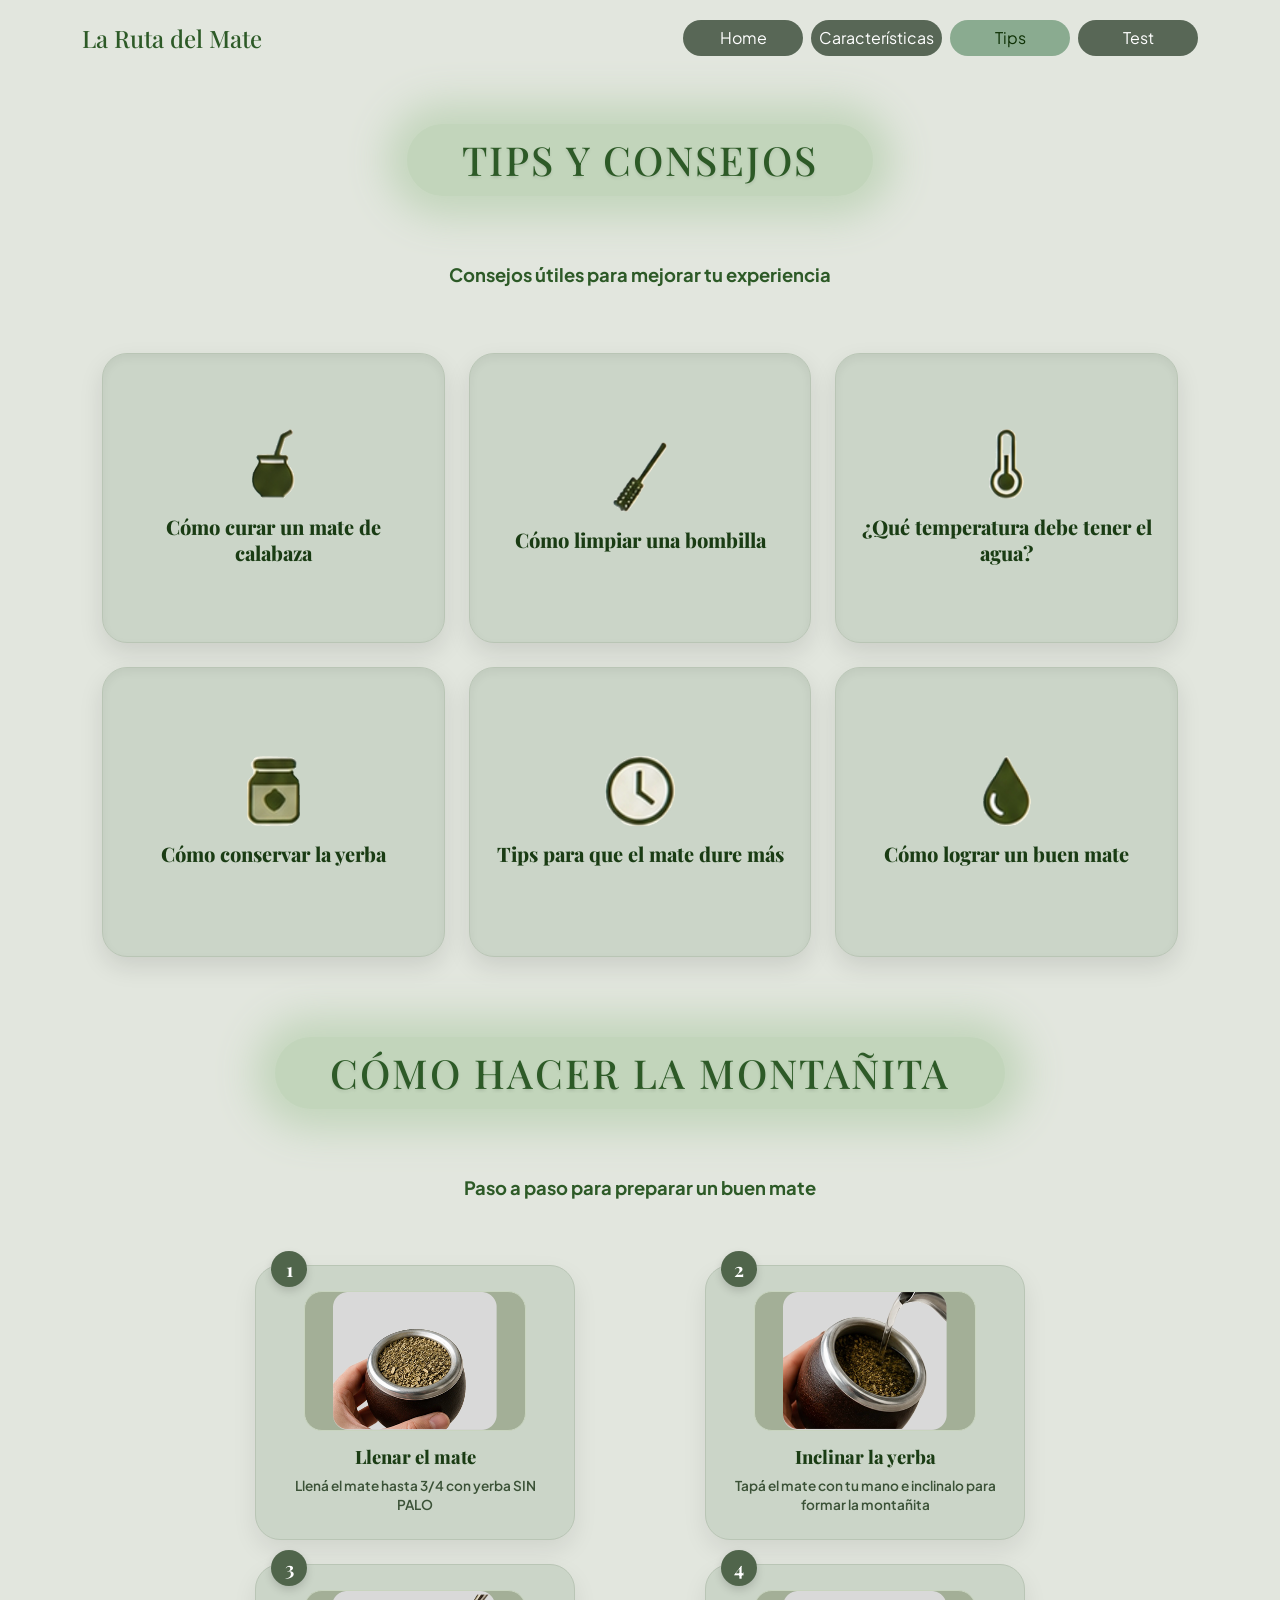
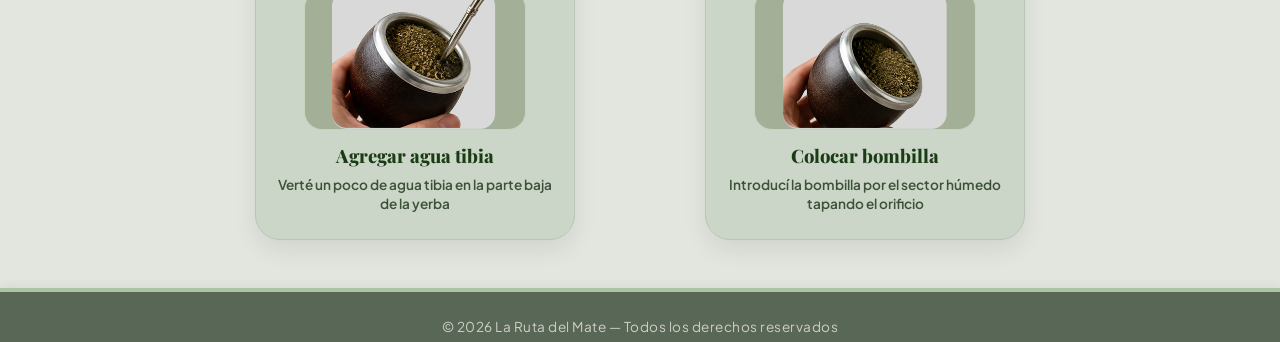
<file: tips.html>
<!DOCTYPE html>
<html lang="es">
<head>
    <meta charset="UTF-8">
    <meta name="viewport" content="width=device-width, initial-scale=1.0">
    <title>Tips - La Ruta del Mate</title>
    <link href="https://cdn.jsdelivr.net/npm/bootstrap@5.3.2/dist/css/bootstrap.min.css" rel="stylesheet">
    <link rel="preconnect" href="https://fonts.googleapis.com">
    <link rel="preconnect" href="https://fonts.gstatic.com" crossorigin>
    <link href="https://fonts.googleapis.com/css2?family=Playfair+Display:ital,wght@0,400..900;1,400..900&family=Plus+Jakarta+Sans:ital,wght@0,200..800;1,200..800&display=swap" rel="stylesheet">
    <link rel="stylesheet" href="style.css">
</head>

<body>

    <nav class="navbar navbar-expand-lg custom-navbar">
        <div class="container">
            <a class="navbar-brand brand-title" href="index.html">La Ruta del Mate</a>
            <button class="navbar-toggler" type="button" data-bs-toggle="collapse" data-bs-target="#navbarNav">
                <span class="navbar-toggler-icon"></span>
            </button>
            <div class="collapse navbar-collapse justify-content-end" id="navbarNav">
                <div class="navbar-nav gap-2">
                    <a class="nav-link custom-pill" href="index.html">Home</a>
                    <a class="nav-link custom-pill" href="caracteristicas.html">Características</a>
                    <a class="nav-link active-pill" href="tips.html">Tips</a>
                    <a class="nav-link custom-pill" href="test.html">Test</a>
                </div>
            </div>
        </div>
    </nav>

    <main class="container my-5 wrapper-tips">
     
            </div>
        <section class="bloque-seccion-tips">
            <div class="contenedor-titulo-decorado text-center">
                <h1 class="seccion-titulo-principal">TIPS Y CONSEJOS</h1>
            </div>
            <p class="intro-subtext-tips text-center">Consejos útiles para mejorar tu experiencia</p>
            
            <div class="row g-4 justify-content-center mt-3">

                <div class="col-12 col-md-4">
                    <div class="tarjeta-flip-contenedor">
                        <div class="tarjeta-consejo-figma">
                            <div class="cara-tarjeta cara-frente">
                                <div class="icono-consejo-contenedor">
                                    <img src="images/mate.png" alt="Icono Mate">
                                </div>
                                <h2 class="titulo-consejo">Cómo curar un mate de calabaza</h2>
                            </div>
                            <div class="cara-tarjeta cara-atras">
                                <ul class="lista-consejo-items">
                                    <li>Llenarlo con yerba usada</li>
                                    <li>Dejar reposar 24 hs</li>
                                    <li>Raspar suavemente el interior</li>
                                </ul>
                            </div>
                        </div>
                    </div>
                </div>

                <div class="col-12 col-md-4">
                    <div class="tarjeta-flip-contenedor">
                        <div class="tarjeta-consejo-figma">
                            <div class="cara-tarjeta cara-frente">
                                <div class="icono-consejo-contenedor">
                                    <img src="images/bombilla.png" alt="Icono Bombilla">
                                </div>
                                <h2 class="titulo-consejo">Cómo limpiar una bombilla</h2>
                            </div>
                            <div class="cara-tarjeta cara-atras">
                                <ul class="lista-consejo-items">
                                    <li>Meterla en agua hirviendo</li>
                                    <li>Limpiar el filtro regularmente</li>
                                    <li>Evitar acumulación de yerba</li>
                                </ul>
                            </div>
                        </div>
                    </div>
                </div>

                <div class="col-12 col-md-4">
                    <div class="tarjeta-flip-contenedor">
                        <div class="tarjeta-consejo-figma">
                            <div class="cara-tarjeta cara-frente">
                                <div class="icono-consejo-contenedor">
                                    <img src="images/termometro.png" alt="Icono Temperatura">
                                </div>
                                <h2 class="titulo-consejo">¿Qué temperatura debe tener el agua?</h2>
                            </div>
                            <div class="cara-tarjeta cara-atras">
                                <ul class="lista-consejo-items">
                                    <li>Entre 70° y 80°</li>
                                    <li>Nunca hirviendo</li>
                                    <li>El agua muy caliente puede quemar la yerba</li>
                                </ul>
                            </div>
                        </div>
                    </div>
                </div>

                <div class="col-12 col-md-4">
                    <div class="tarjeta-flip-contenedor">
                        <div class="tarjeta-consejo-figma">
                            <div class="cara-tarjeta cara-frente">
                                <div class="icono-consejo-contenedor">
                                    <img src="images/tarro.png" alt="Icono Yerba">
                                </div>
                                <h2 class="titulo-consejo">Cómo conservar la yerba</h2>
                            </div>
                            <div class="cara-tarjeta cara-atras">
                                <ul class="lista-consejo-items">
                                    <li>Guardarla en un lugar seco</li>
                                    <li>Evitar humedad y calor</li>
                                    <li>Mantenerla cerrada correctamente</li>
                                </ul>
                            </div>
                        </div>
                    </div>
                </div>

                <div class="col-12 col-md-4">
                    <div class="tarjeta-flip-contenedor">
                        <div class="tarjeta-consejo-figma">
                            <div class="cara-tarjeta cara-frente">
                                <div class="icono-consejo-contenedor">
                                    <img src="images/reloj.png" alt="Icono Reloj">
                                </div>
                                <h2 class="titulo-consejo">Tips para que el mate dure más</h2>
                            </div>
                            <div class="cara-tarjeta cara-atras">
                                <ul class="lista-consejo-items">
                                    <li>No mojar toda la yerba de una vez</li>
                                    <li>Cebar siempre en el mismo lugar</li>
                                    <li>Girar la bombilla lo menos posible</li>
                                </ul>
                            </div>
                        </div>
                    </div>
                </div>

                <div class="col-12 col-md-4">
                    <div class="tarjeta-flip-contenedor">
                        <div class="tarjeta-consejo-figma">
                            <div class="cara-tarjeta cara-frente">
                                <div class="icono-consejo-contenedor">
                                    <img src="images/agua.png" alt="Icono Gota">
                                </div>
                                <h2 class="titulo-consejo">Cómo lograr un buen mate</h2>
                            </div>
                            <div class="cara-tarjeta cara-atras">
                                <ul class="lista-consejo-items">
                                    <li>No usar agua hirviendo</li>
                                    <li>Inclinar la yerba</li>
                                    <li>Mantener la bombilla quieta</li>
                                </ul>
                            </div>
                        </div>
                    </div>
                </div>

            </div>
        </section>

        <section class="bloque-seccion-tips" id="tutorial-montanita" style="margin-top: 5rem;">
            <div class="contenedor-titulo-decorado text-center">
                <h1 class="seccion-titulo-principal">CÓMO HACER LA MONTAÑITA</h1>
            </div>
            <p class="intro-subtext-tips text-center">Paso a paso para preparar un buen mate</p>
            
            <div class="row g-4 justify-content-center mt-3 fila-pasos-montanita">
                
                <div class="col-6 d-flex justify-content-center">
                    <div class="tarjeta-paso-figma">
                        <div class="numero-badge-paso">1</div>
                        <div class="contenedor-foto-real-paso">
                            <img src="images/uno.png" alt="Llenar el mate" class="foto-real-img">
                        </div>
                        <h3 class="titulo-paso-real">Llenar el mate</h3>
                        <p class="desc-paso-real">Llená el mate hasta 3/4 con yerba SIN PALO</p>
                    </div>
                </div>

                <div class="col-6 d-flex justify-content-center">
                    <div class="tarjeta-paso-figma">
                        <div class="numero-badge-paso">2</div>
                        <div class="contenedor-foto-real-paso">
                            <img src="images/dos.png" alt="Inclinar la yerba" class="foto-real-img">
                        </div>
                        <h3 class="titulo-paso-real">Inclinar la yerba</h3>
                        <p class="desc-paso-real">Tapá el mate con tu mano e inclinalo para formar la montañita</p>
                    </div>
                </div>

                <div class="col-6 d-flex justify-content-center">
                    <div class="tarjeta-paso-figma">
                        <div class="numero-badge-paso">3</div>
                        <div class="contenedor-foto-real-paso">
                            <img src="images/tres.png" alt="Agregar agua tibia" class="foto-real-img">
                        </div>
                        <h3 class="titulo-paso-real">Agregar agua tibia</h3>
                        <p class="desc-paso-real">Verté un poco de agua tibia en la parte baja de la yerba</p>
                    </div>
                </div>

                <div class="col-6 d-flex justify-content-center">
                    <div class="tarjeta-paso-figma">
                        <div class="numero-badge-paso">4</div>
                        <div class="contenedor-foto-real-paso">
                            <img src="images/cuatro.png" alt="Colocar bombilla" class="foto-real-img">
                        </div>
                        <h3 class="titulo-paso-real">Colocar bombilla</h3>
                        <p class="desc-paso-real">Introducí la bombilla por el sector húmedo tapando el orificio</p>
                    </div>
                </div>

            </div>
        </section>
        
    </main>

    <footer class="barra-inferior-decorativa">
        <div class="container text-center">
            <p>© 2026 La Ruta del Mate — Todos los derechos reservados</p>
        </div>
    </footer>

    <script src="https://cdn.jsdelivr.net/npm/bootstrap@5.3.2/dist/js/bootstrap.bundle.min.js"></script>
</body>
</html>
</file>
<file: style.css>
/* VARIABLES DE COLOR */
:root {
    --verde-oscuro: #2d5a27;       /* Color del título superior */
    --verde-pastilla: #586756;     /* Color de los botones de navegación */
    --verde-pastilla-hover: #8aab90;
    --fondo-pagina: #E2E6DE;       /* Fondo general clarito */
    --fondo-test-card: #c2d5bb;    /* Fondo verde de la tarjeta del test */
    --texto-principal: #000000;
    --fuente-serif: 'Playfair Display', Georgia, serif;
    --fuente-sans: 'Plus Jakarta Sans', Arial, sans-serif;
}

/* GENERALES */
body {
    background-color: var(--fondo-pagina);
    font-family: var(--fuente-sans);
    color: var(--texto-principal);
    overflow-x: hidden;
}

/* NAVBAR */
.custom-navbar {
    background: color 5px;
    padding-top: 15px;
    padding-bottom: 15px;
}
.brand-title {
    font-family: var(--fuente-serif);
    color: var(--verde-oscuro) ;
    font-weight: 495;
    font-size: 1.5rem;
}
.custom-pill {
    background-color: var(--verde-pastilla);
    color: #ffffff ;
    border-radius: 20px;
    padding: 6px 50px ;
    text-align: center;
    font-size: 1rem;
    transition: background 0.3s ease;
    min-width: 120px;
}
.custom-pill:hover {
    background-color: var(--verde-pastilla-hover);
}
.active-pill {
    background-color: var(--verde-pastilla-hover);
     color: #0d3004 ;
    border-radius: 20px;
    padding: 6px 50px ;
    text-align: center;
    font-size: 1rem;
    min-width: 120px;
}

.barra-inferior-decorativa {
    background: linear-gradient(135deg, #586756, #586756); /* Un verde mate oscuro y elegante */
    color: #e3e1de; /* Color cremita claro para que contraste bien */
    padding: 25px 0;
    width: 100%;
    border-top: 4px solid #adc4a3; /* Una liñita verde más clara arriba como detalle */
    box-shadow: 0 -3px 10px rgba(0, 0, 0, 0.05);
}

/* Estilo para el texto que vayas a meter adentro */
.barra-inferior-decorativa p {
    margin: 0;
    font-family: 'Plus Jakarta Sans', sans-serif;
    font-size: 0.85rem;
    font-weight: 400;
    letter-spacing: 0.5px;
    opacity: 0.85;
}


/* 1. Lo que comparten tanto la compu como el celu */
.hero-section {
    background: linear-gradient(rgba(0, 0, 0, 0.1), rgba(0, 0, 0, 0.2)), 
    url(images/prin.jpg);
    background-size: cover;
    background-repeat: no-repeat;
    min-height: 150px;
}

/* 2. EXCLUSIVO PARA CELULARES */
@media (max-width: 768px) {
    .hero-section {
        height: auto;
        padding-top: 120px;
        padding-bottom: 80px;
        background-position: left center;
    }
    .hero-section h1 {
        font-size: 2.2rem;
        line-height: 1.2;
    }
}

/* 3. EXCLUSIVO PARA COMPUTADORAS (Pantallas medianas a grandes) */
@media (min-width: 769px) {
    .hero-section {
        height: 90vh;
        background-position: center 85%;
    }
}

.hero-title {
    font-family: var(--fuente-Hahmlet);
    font-size: 4rem;
    font-weight: 400;
    line-height: 1.1;
    color: #1a1a1a;
}
.hero-subtitle {
    font-size: 1.1rem;
    margin-top: 15px;
    margin-bottom: 25px;
    color: #2b2b2b;
}
.custom-btn-hero {
    border-radius: 50px;
    padding: 8px 35px;
    border-color: #4a4a4a;
    color: #4a4a4a;
    font-weight: 500;
}
.custom-btn-hero:hover {
    background-color: #4a4a4a;
    color: white;
}

/* INTRO & CORAZÓN */
.line-separator {
    width: 150px;
    height: 1.5px;
    background-color: #8c8c8c;
}
.custom-heart {
    color: #333333;
    font-size: 1.2rem;
}
.intro-text p {
    font-family: var(--fuente-serif);
    font-size: 1.2rem;
    line-height: 1.2;
    margin-bottom: 10px;
}

/* FRASE DESTACADA (CADA MATE TIENE SU HISTORIA) */
.text-quote-container {
    background-color: rgba(194, 213, 187, 2.5); /* Desenfoque verde de fondo */
    border-radius: 50px;
    display: inline-block;
    box-shadow: 0 0 40px 20px rgba(194, 213, 187, 2.5);
}
.quote-text {
    font-family: var(--fuente-serif);
    font-size: 2.2rem;
    color: #2c4236;
    margin: 0;
    font-weight: 500;
}

/* SECCIÓN TARJETAS */
.custom-card {
    background-color: #ffffff ; /* Fondo blanco para la tarjeta de la montañita */
    border-radius: 24px;                  /* Bordes más redondeados y suaves */
    overflow: hidden;
    border: none;
    box-shadow: 1 10px 30px rgba(43, 72, 40, 0.329); /* Sombra suave para que flote como en Figma */
    transition: transform 0.3s ease;
}

.card-img-container img {
    width: 100%;
    height: 240px;
    object-fit: cover;
}

.card-body-custom {
    padding: 30px 25px; /* Más aire interno */
}

/* TARJETA DEL TEST (VERDE CLARO) */
.custom-card-green {

  background-image: linear-gradient(rgba(194, 213, 187, 0.85), rgba(194, 213, 187, 0.85)), 
      url('images/testfoto.png'); 
  background-size: cover;
  background-position: right 50% bottom 50%; 
  background-repeat: no-repeat;
  border-radius: 24px;
  border: none;
  box-shadow: 0 10px 30px rgba(0, 0, 0, 0.04);
}

/* BOTONES DE LAS TARJETAS */
.custom-btn-green {
    background-color: #6b8e7d;
    color: white ;
    border-radius: 50px;
    padding: 8px 24px;
    font-size: 0.9rem;
    border: none;
}
.custom-btn-green:hover {
    background-color: #527362;
}

.custom-btn-outline-green {
    border: 1px solid #4d6453;
    color: #4d6453 ;
    border-radius: 50px;
    padding: 8px 24px;
    font-size: 0.9rem;
    background-color: transparent;
}
.custom-btn-outline-green:hover {
    background-color: #4d6453;
    color: white ;
}

/* Ajustes para pantallas pequeñas */
@media (max-width: 768px) {
    .hero-title { font-size: 2.8rem; }
    .quote-text { font-size: 1.6rem; }
    .hero-section { text-align: center ; }
    .hero-text-box { text-align: center ; }
}


/* ======================================================= */
/* 1. SECCIÓN: ESTILOS GENERALES Y TÍTULOS                */
/* ======================================================= */
h1 {
  color: #1c3421;
  font-size: 3rem;
  text-transform: uppercase;
  text-shadow: 0px 0px 15px rgba(163, 188, 167, 0.7); /* Efecto difuminado verde de Figma */
  margin-bottom: 5px;
}

/* ======================================================= */
/* 2. SECCIÓN: CUERPO DE LA PÁGINA CARACTERÍSTICAS        */
/* ======================================================= */
.wrapper-caracteristicas {
    max-width: 1000px;
}

.seccion-titulo-principal {
    background-color: (194, 213, 187, 2.5); /* Desenfoque verde de fondo */
    border-radius: 50px;
    display: inline-block;
    box-shadow: 0 0 40px 20px rgba(194, 213, 187, 2.5);
    font-family: 'Playfair Display', serif;
    font-weight: 8000;
    font-size: 2.5rem;
    letter-spacing: 2px;
    color: #2d5a27;
     background-color: rgba(194, 213, 187, 2.5);
    padding: 12px 55px;
    border-radius: 50px;
    margin-bottom: 5px;
    text-shadow: 0px 2px 3px rgba(0,0,0,0.1);
}

.intro-text {
    font-family: 'Plus Jakarta Sans', sans-serif;
    color: #2d5a27;
    font-weight: 600;
    font-size: 1.1rem;
    margin-bottom: 35px;
}

/* --- Caja de Selección Superior --- */
.nav-caja-wrapper {
    display: flex;
    justify-content: center;
    margin-bottom: 55px;
}
.nav-caja-interna {
    background: linear-gradient(180deg, #cedbc9 0%, #b8cbb3 100%);
    border: 3px solid #c2d9b6be;
    border-radius: 20px;
    padding: 25px 45px;
    display: inline-flex;
    gap: 25px;
    box-shadow: 
        inset 0px 4px 12px rgba(0,0,0,0.10), 
        0px 8px 20px rgba(0,0,0,0.06);
}

/* BOTONES FILTRO: Corregidos a formato cuadrado (Figma Match) */
.btn-categoria-filtro {
    border-radius: 20px;       
    width: 160px;              /* Ancho fijo */
    height: 160px;             /* Alto idéntico al ancho para forzar el cuadrado */
    padding: 10px;             
    font-family: 'Playfair Display', serif;
    font-weight: 800;
    text-decoration: none;
    font-size: 1.2rem;         
    box-shadow: 0px 5px 15px rgba(0,0,0,0.1);
    transition: transform 0.2s, filter 0.2s;

    /* Manejo de imágenes de fondo */
    background-repeat: no-repeat;
    background-size: cover;
    background-position: center;
    color: #c7e3cb !important; 
    text-shadow: 0px 2px 5px rgba(0, 0, 0, 0.5); 
    display: inline-flex;
    align-items: center;
    justify-content: center;
    border: 4px solid #30522ba0;
}

/* Fotos de fondo asignadas a los botones */
.btn-mates {
    background-image: linear-gradient(rgba(0, 0, 0, 0.10), rgba(0, 0, 0, 0.10)), url('images/bg-mates.png');
}
.btn-bombillas {
    background-image: linear-gradient(rgba(0, 0, 0, 0.10), rgba(0, 0, 0, 0.10)), url('images/bg-bombillas.png');
}
.btn-yerbas {
    background-image: linear-gradient(rgba(0, 0, 0, 0.10), rgba(0, 0, 0, 0.10)), url('images/bg-yerbas.png');
}

.btn-categoria-filtro:hover {
    transform: scale(1.04);
    filter: brightness(1.15); 
}

/* --- Títulos de Secciones con Hojitas --- */
.bloque-seccion {
    margin-bottom: 75px;
}

.contenedor-titulo-decorado {
    position: relative;
    width: 100%;
    margin-bottom: 70px;
    margin-right: 60px;
}
.img-hoja-left{
    position: absolute;
    top: -67px;
    left: 0;
    transform: rotate(-7deg);
}
.img-hoja-right{
    position: absolute;
    top: -20px;
    right: 0;
}

.hojitas-decorativas {
    width: 250px;        
    height: auto;
    object-fit: contain;
    flex-shrink: 0;     
}

.hojitas-espacio-vacio {
    width: 200px;        
    flex-shrink: 0;
}

.titulo-barra-degrade,
.sub-titulo-barra-degrade {
    background: linear-gradient(180deg, #cbdcc4 0%, #b2c9a9 100%);
    padding: 12px 55px;   
    border-radius: 50px;  
    font-family: 'Playfair Display', serif;
    color: #3d5c36;
    font-size: 1.9rem;
    font-weight: 700;
    letter-spacing: 3px;
    margin: 0;
    text-align: center;
    box-shadow: 
        inset 0px -3px 6px rgba(115, 109, 109, 0.04), 
        0px 4px 12px rgba(0,0,0,0.05);
}

/* --- Panel de Productos Principal (Gris original) --- */
.panel-productos-grid {
    background-color: #cbd5c8; 
    border-radius: 35px;
    padding: 60px 45px;
    border: 1px solid #b9c5b5;
    box-shadow: 
        inset 0px 5px 15px rgba(0,0,0,0.07), 
        0px 12px 35px rgba(0,0,0,0.12); 
}

.tarjeta-item-producto {
    cursor: pointer;
    display: inline-flex;
    flex-direction: column;
    align-items: center;
    transition: transform 0.2s ease;
}
.tarjeta-item-producto:hover {
    transform: translateY(-6px);
}

.img-box {
    height: 125px;
    display: flex;
    align-items: center;
    justify-content: center;
    margin-bottom: 12px;
}
.img-box img {
    max-height: 100%;
    width: auto;
    object-fit: contain;
}

/* Formatos de Bombilla */
.vertical-layout .img-box-bombilla {
    height: 240px;
    display: flex;
    align-items: center;
    justify-content: center;
    margin-bottom: 15px;
}
.vertical-layout .img-box-bombilla img {
    max-height: 100%;
    width: auto;
}

/* Formatos de Yerba */
.square-layout .img-box-square {
    width: 200px;
    height: 200px;
    border-radius: 20px;
    overflow: hidden;
    box-shadow: 0px 6px 15px rgba(0,0,0,0.08);
}
.square-layout .img-box-square img {
    width: 100%;
    height: 100%;
    object-fit: cover;
}

.titulo-producto-texto {
    font-family: 'Playfair Display', serif;
    color: #1a3c14;
    font-weight: 700;
    font-size: 1.15rem;
    margin: 0;
    line-height: 1.2;
}

.barra-inferior-decorativa {
    background-color: #a4b59f;
    height: 40px;
    width: 100%;
    margin-top: 40px;
}

/* ======================================================= */
/* 3. SECCIÓN: ESTILOS DE LOS MODALES POP-UP               */
/* ======================================================= */
.modal-custom-bg {
    background-color: #8fa88c !important; 
    border-radius: 25px !important;
    padding: 50px !important;
}
.modal-custom-title {
    font-family: 'Playfair Display', serif;
    color: #ffffff;
    font-size: 2.5rem;
    font-weight: 500;
    text-align: center;
    margin-bottom: 25px;
}
.btn-close-custom {
    position: absolute;
    top: 20px;
    left: 20px;
    background: transparent;
    border: 2px solid #233b1e;
    color: #233b1e;
    border-radius: 6px;
    font-size: 1.1rem;
    font-weight: bold;
    padding: 1px 9px;
    cursor: pointer;
    z-index: 100;
}
.btn-close-custom:hover {
    background-color: #233b1e;
    color: #8fa88c;
}
.modal-inner-box {
    background-color: #cbd7c7; 
    border-radius: 18px;
    padding: 15px 22px;
    margin-bottom: 16px;
    color: #233b1e;
    text-align: left;
    font-family: 'Plus Jakarta Sans', sans-serif;
    font-weight: 500;
    box-shadow: inset 0px 2px 6px rgba(0,0,0,0.03);
}
.modal-section-title {
    font-family: 'Plus Jakarta Sans', sans-serif;
    color: #1c3317;
    font-weight: 800;
    font-size: 1.25rem;
    text-decoration: underline;
    text-decoration-color: #1c3317;
    text-decoration-thickness: 2px;
    margin-bottom: 12px;
}
.modal-inner-box ul {
    padding-left: 20px;
    margin: 0;
}
.modal-inner-box li {
    margin-bottom: 4px;
}

/* ======================================================= */
/* 4. SECCIÓN: ESTILOS EXCLUSIVOS PÁGINA TIPS              */
/* ======================================================= */

.wrapper-tips {
    max-width: 1100px;
}


.intro-subtext-tips {
    font-family: 'Plus Jakarta Sans', sans-serif;
    color: #2d5a27;
    font-weight: 700;
    font-size: 1.15rem;
    margin-top: -10px;
    margin-bottom: 40px;
   ;
}

/* --- Adaptación de títulos con hojitas laterales --- */
.hojitas-decorativas-tips {
    width: auto;
    height: 75px;
    object-fit: contain;
    flex-shrink: 0;
}
.hojitas-espacio-vacio-tips {
    width: 140px; /* Sostiene el balance simétrico del título de Figma */
    flex-shrink: 0;
}

/* --- Tarjetas de los 6 Consejos Superiores (Efecto Flip) --- */

/* Contenedor externo: Define la altura fija e idéntica para todas y la perspectiva 3D */
.tarjeta-flip-contenedor {
    background-color: transparent;
    height: 290px; /* Al dejarlas fijas acá, quedan todas perfectamente alineadas */
    perspective: 1000px; /* Da el efecto de profundidad al girar */
}

/* La caja interna que efectivamente realiza la rotación física */
.tarjeta-consejo-figma {
    position: relative;
    width: 100%;
    height: 100%;
    text-align: center;
    transition: transform 0.6s cubic-bezier(0.4, 0, 0.2, 1); /* Giro suave y prolijo */
    transform-style: preserve-3d; /* Obligatorio para que las caras actúen en 3D */
}

/* El disparador: Cuando pasamos el mouse, la tarjeta interna rota 180 grados */
.tarjeta-flip-contenedor:hover .tarjeta-consejo-figma {
    transform: rotateY(180deg);
}

/* Reglas comunes para ambas caras (Frente y Atrás) */
.cara-tarjeta {
    position: absolute;
    width: 100%;
    height: 100%;
    -webkit-backface-visibility: hidden;
    backface-visibility: hidden; /* Esconde la espalda de la cara para que no se trasluzca */
    border-radius: 25px;
    padding: 35px 25px;
    border: 1px solid #b9c5b5;
    box-shadow: 
        inset 0px 4px 10px rgba(0,0,0,0.05), 
        0px 10px 25px rgba(0,0,0,0.1);
    display: flex;
    flex-direction: column;
    justify-content: center; /* Centra el contenido verticalmente para que quede perfecto */
    align-items: center;
}

/* Estilos específicos de la cara del FRENTE */
.cara-frente {
    background-color: #cbd5c8; /* Tu color gris-verdoso base */
    color: #1a3c14;
}

/* Estilos específicos de la cara de ATRÁS */
.cara-atras {
    background-color: #b9c5b5; /* Un tono apenas más oscurito para dar contraste al girar */
    transform: rotateY(180deg); /* Arranca dada vuelta por defecto */
    align-items: flex-start; /* Alinea la lista de tips a la izquierda para leer bien */
    text-align: left;
}

/* --- Elementos internos --- */

.icono-consejo-contenedor {
    width: 100%;
    height: 70px;
    display: flex;
    justify-content: center;
    align-items: center;
    margin-bottom: 15px;
}

.icono-consejo-contenedor img {
    max-height: 100%;
    width: auto;
    object-fit: contain;
}

.titulo-consejo {
    font-family: 'Playfair Display', serif;
    color: #1a3c14;
    font-weight: 800;
    font-size: 1.25rem;
    text-align: center;
    width: 100%;
    margin: 0;
    line-height: 1.3;
}

.lista-consejo-items {
    font-family: 'Plus Jakarta Sans', sans-serif;
    color: #1a3c14; /* Color oscuro legible */
    font-weight: 600;
    font-size: 0.95rem;
    padding-left: 20px;
    margin: 0;
}

.lista-consejo-items li {
    margin-bottom: 10px;
    line-height: 1.4;
}


/* --- Tarjetas del Paso a Paso Montañita (Abajo) --- */
.tarjeta-paso-figma {
    background-color: #cbd5c8;
    border-radius: 25px;
    padding: 25px 20px;
    width: 5%;
    max-width: 20px;
    position: relative; 
    border: 1px solid #b9c5b5;
    box-shadow: 0px 10px 25px rgba(0,0,0,0.08);
    display: flex;
    flex-direction: column;
    align-items: center;
    text-align: center;
    cursor: pointer;
    transition: transform 0.4s cubic-bezier(0.165, 0.84, 0.44, 1), box-shadow 0.4s ease, border-color 0.4s ease;
}


.tarjeta-paso-figma:hover {
    transform: translateY(-10px); /* Sube 10 píxeles */
    box-shadow: 0px 22px 35px rgba(30, 53, 26, 0.15); /* Sombra más grande con un tinte oscuro de tu paleta */
    border-color: #9fb09a; /* El borde se oscurece sutilmente */
}

/* El círculo del número (Badge verde oliva oscuro) */
.numero-badge-paso {
    position: absolute;
    top: -15px;
    left: 15px;
    background-color: #50654b; /* Color de tus círculos numéricos */
    color: #ffffff;
    width: 36px;
    height: 36px;
    border-radius: 50%;
    font-family: 'Playfair Display', serif;
    font-weight: 700;
    font-size: 1.2rem;
    display: flex;
    justify-content: center;
    align-items: center;
    box-shadow: 0px 4px 8px rgba(0,0,0,0.15);

    
    transition: transform 0.4s cubic-bezier(0.175, 0.885, 0.32, 1.275), background-color 0.3s ease;
}


.tarjeta-paso-figma:hover .numero-badge-paso {
    transform: scale(1.18) rotate(-8deg); /* Se agranda y rota a la izquierda */
    background-color: #2b3b27; /* Cambia a un verde más oscurito para dar contraste */
}

/* Recuadro interno para la foto real */
.contenedor-foto-real-paso {
    background-color: #a3af97; /* Fondo claro de la foto */
    width: 80%;
    height: 140px;
    border-radius: 18px;
    display: flex;
    justify-content: center;
    align-items: center;
    overflow: hidden;
    margin-bottom: 15px;
    border: 1px solid #c8d4bf;
}

.foto-real-img {
    max-height: 100%;
    max-width: 100%;
    object-fit: contain; 

    
    transition: transform 0.5s cubic-bezier(0.165, 0.84, 0.44, 1);
}


.tarjeta-paso-figma:hover .foto-real-img {
    transform: scale(1.19); 
}

.titulo-paso-real {
    font-family: 'Playfair Display', serif;
    color: #1a3c14;
    font-weight: 800;
    font-size: 1.15rem;
    margin-bottom: 8px;
}

.desc-paso-real {
    font-family: 'Plus Jakarta Sans', sans-serif;
    color: #3b5237;
    font-weight: 600;
    font-size: 0.85rem;
    line-height: 1.4;
    margin: 0;
}


.fila-pasos-montanita {
    max-width: 900px;       
    margin-left: auto;
    margin-right: auto;
}

.fila-pasos-montanita .tarjeta-paso-figma {
    width: 100%;            
    max-width: 320px;       
    margin: 0;
}


.fila-pasos-montanita > [class*="col-"] {
    padding-left: 8px;
    padding-right: 8px;
}

/* SECCION TEST */
.test-hero {
    position: relative;
    padding: 80px 0 120px;
    background-color: var(--fondo-pagina);
    overflow: visible;
}

.test-hero .container {
    position: relative;
    z-index: 2;
}

/* 1. Volvemos al contenedor el "ancla" para que la hoja no se vaya a cualquier parte de la pantalla */
.test-hero-scene {
    position: relative;
}

/* 2. Le damos superpoderes a la hoja para moverla a gusto */
.test-hero-leaves {
    position: absolute;
    

    top: -200px;       
    right: -200px;     
    
    width: 800px;    
    height: auto;
    transform: rotate(70deg);
    z-index: -100;     
    pointer-events: none; 
    @media (max-width: 900px) {

    .test-hero-leaves {
        width: 900px;     /* Reducimos el monstruo de 800px a un tamaño apto para celu */
        top: -900px;       /* Al ser más chica, la acercamos más al borde para que se vea */
        right: -30000px;    /* La acomodamos a la derecha del fondo mobile */
        transform: rotate(-185deg); /* Mantenemos una rotación parecida pero cómoda */
    }
}

}

.test-hero-title-box {
    background-color: #dfe7dc;
    border-radius: 18px;
    width: 370px;
    padding: 40px 32px;
    box-shadow: 0 0 18px rgba(43, 72, 40, 0.90);
}

.test-hero-title-box h1 {
    font-family: var(--fuente-serif);
    color: #55715e;
    font-size: 2.3rem;
    line-height: 1.3;
    font-weight: 620;
    margin: 0;
}

.test-hero-text p {
    color: #2d5a27;
    font-weight: 650;
    font-size: 1.1rem;
    line-height: 1.2;
    max-width: 350px;
    margin-bottom: 5px;
    margin-left: 20px;
}

.test-btn-start {
    border: 3px solid #6f876f;
    color: #6f9a67;
    background-color: #d7dfd2;
    border-radius: 50px;
    padding: 7px 28px;
    font-size: 0.85rem;
    font-weight: 700;
    margin-top: 40px;
    margin-left: 25px;
}

.test-btn-start:hover {
    background-color: #cbd8c6;
    color: #5f895b;
}

.test-main {
    padding-bottom: 90px;
}

.test-title {
    display: block;
    width: fit-content;
    font-family: var(--fuente-serif);
    color: #40583f;
    background-color: #c2d5bb;
    box-shadow: 0 0 15px 18px rgba(194, 213, 187, 100);
    padding: 0 130px;
    font-size: 2.5rem;
    font-weight: 700;
    text-align: center;
    margin: 70px auto 55px;
}
    
.test-form {
    max-width: 620px;
    margin: 0 auto;
}

.test-question {
    margin-bottom: 70px;
}

.test-progress {
    font-weight: 800;
    font-size: 1rem;
    margin: 40px 0 -40px 12px; 
}

.test-card {
    background-color: #d1d5ce;
    border: none;
    border-radius: 14px;
    padding: 18px 22px 16px;
}

.test-question-title {
    float: none;
    width: 100%;
    font-weight: 800;
    font-size: 1rem;
    margin-bottom: 10px;
    padding: 0;
    padding-top: 65px
}

.test-option {
    margin-bottom: 9px;
}

.test-radio {
    position: absolute;
    opacity: 0;
}

.test-label {
    display: block;
    width: 100%;
    background-color: #b2c1b0;
    border-radius: 9px;
    padding: 5px 12px;
    color: #111;
    font-weight: 800;
    cursor: pointer;
    line-height: 1.2;
}

.test-radio:checked + .test-label,
.test-label:hover {
    background-color: #6b8e7d;
    color: white;
}

.test-submit-box {
    text-align: center;
    margin-top: 15px;
}

.test-submit {
    background-color: #bbd2ad;
    color: #40512d;
    border-radius: 12px;
    padding: 14px 24px;
    font-family: var(--fuente-serif);
    font-weight: 800;
    font-size: 1.4rem;
    box-shadow: 0 4px 7px rgba(0, 0, 0, 0.12);
}

.test-submit:hover {
    background-color: #a7bd9f;
    color: #2d5a27;
}

#modal-resultado-test .modal-header {
    position: relative;
    justify-content: center;
    border-bottom: none;
    padding-top: 70px;
    padding-bottom: 18px;
}

#modal-resultado-test .modal-title {
    width: 100%;
    text-align: center;
    margin-top: 15px;
    color: #2d3a2d ;
    font-weight: 550;
}

#modal-resultado-test .btn-close {
    position: absolute;
    top: 27px;
    left: 27px;
    right: auto;
    margin: 0;
}

#modal-resultado-test .test-result-name {
    position: relative;
    z-index: 4;
    display: block;
    width: 100%;
    background-color: #c2d5bb;
    box-shadow: 0 0 15px 18px rgba(194, 213, 187, 100);
    color: #0b4f16;
    font-family: var(--fuente-serif);
    font-weight: 800;
    text-align: center;
    margin: 0 0 24px;
    padding: 0;
    margin-top: -15px;
}

#modal-resultado-test .test-result-mate-img {
    width: 300px;
    margin-top: 60px;
    margin-bottom: -3px;
    margin-right: 100px;
    margin-left: 12px;
}

#modal-resultado-test .test-result-mate-bg {
    display: inline-block;
    background-color: #c2d5bb;
    border-radius: 20px;
    padding: 0 18px;
    height: 420px;
    position: relative;
    top: 60px;
    left: 0;
    z-index: 1;
}

#modal-resultado-test .modal-body {
    padding-top: 24px;
}

#modal-resultado-test .modal-dialog {
    max-width: 650px;

}

#modal-resultado-test .modal-content {
    background-color: #a6c0a3;
    border-radius: 25px;
    box-shadow: inset 0 0 18px rgba(47, 74, 45, 0.35), 0 0 18px rgba(47, 74, 45, 0.45);
    min-height: 700px;
}

#modal-resultado-test .test-result-leaves-img {
    width: 700px;
    max-width: none;
    margin-top: -180px;
    margin-left: -138px;
    transform: rotate(-20deg);
    position: relative;
    z-index: 2;
}



@media (max-width: 768px) {
    .test-hero {
        padding: 45px 0 35px;
    }

    .test-hero-leaves {
        top: 10px;
        left: 52%;
        right: auto;
        width: 48%;
        min-width: 260px;
    }

    .test-hero-title-box h1 {
        font-size: 1.9rem;
    }

    .test-title {
        font-size: 2rem;
        margin-bottom: 40px;
    }

    .test-question {
        margin-bottom: 45px;
    }
}
</file>
